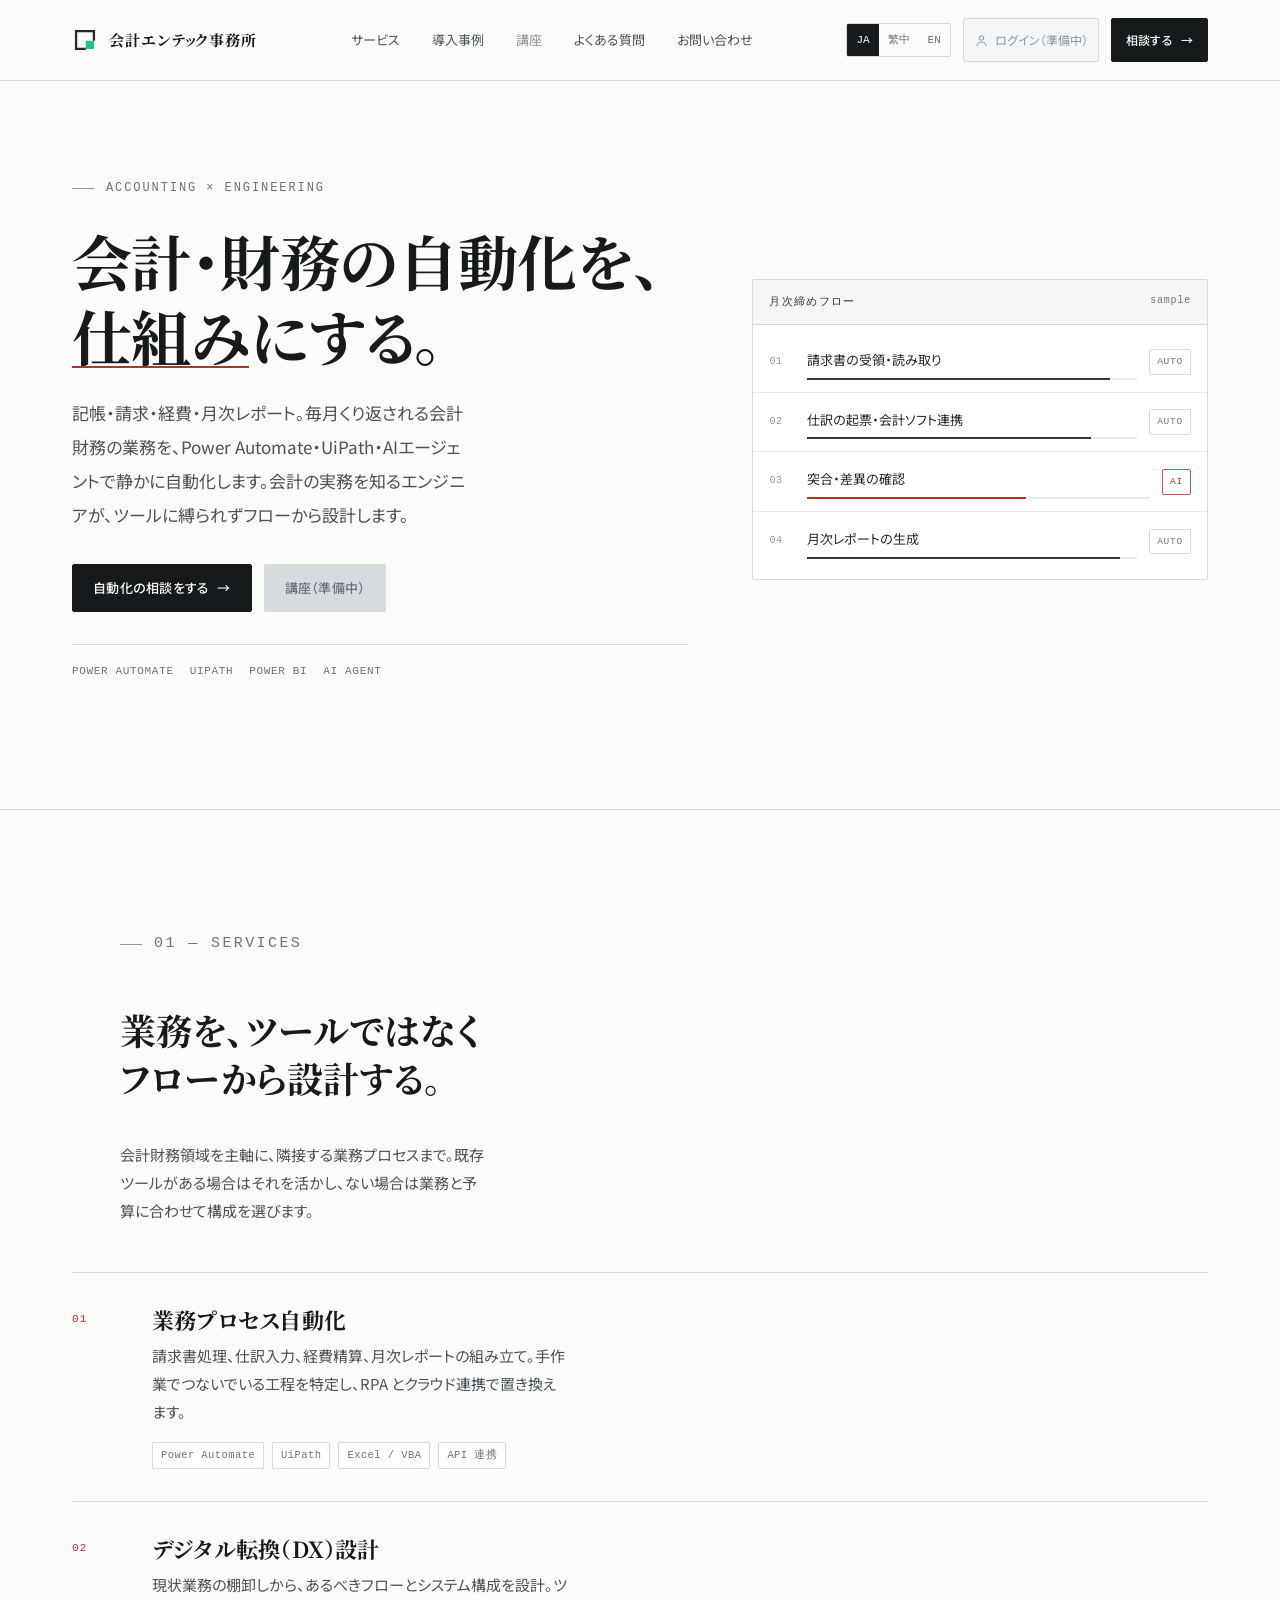
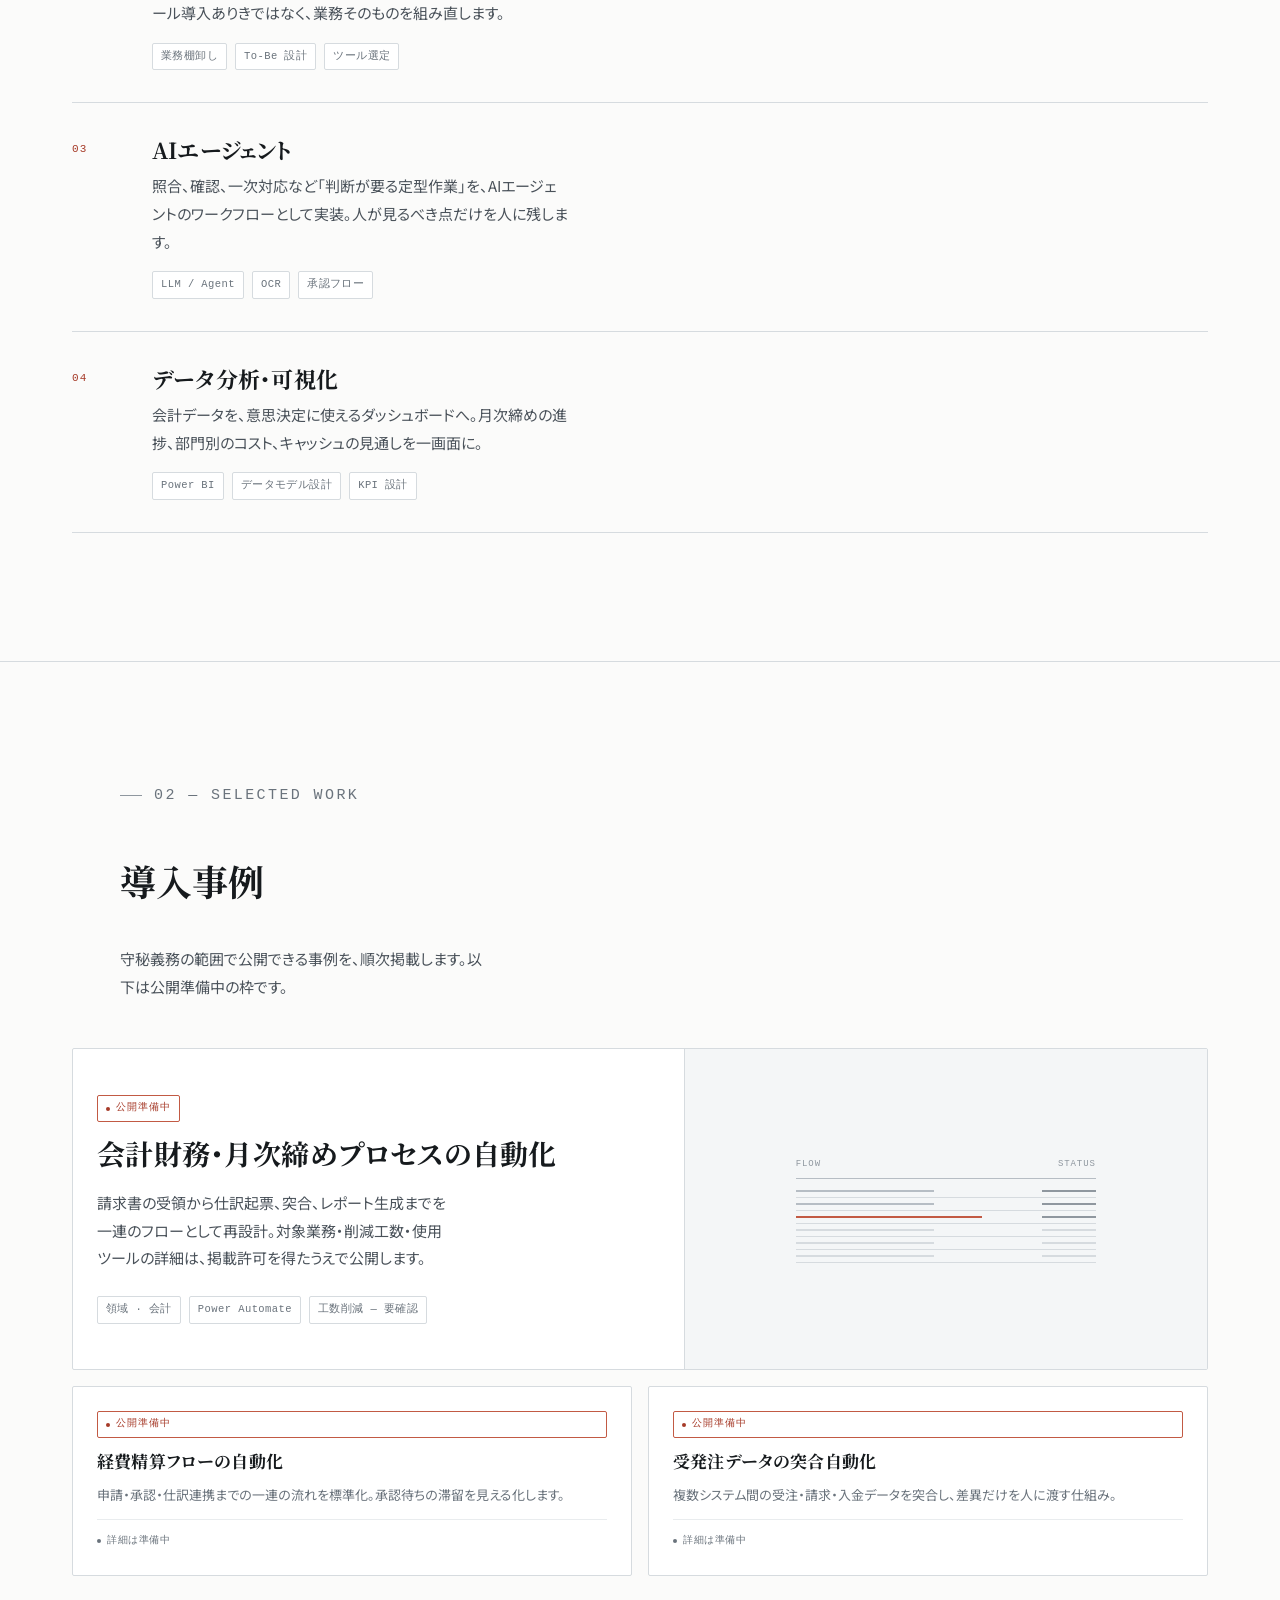
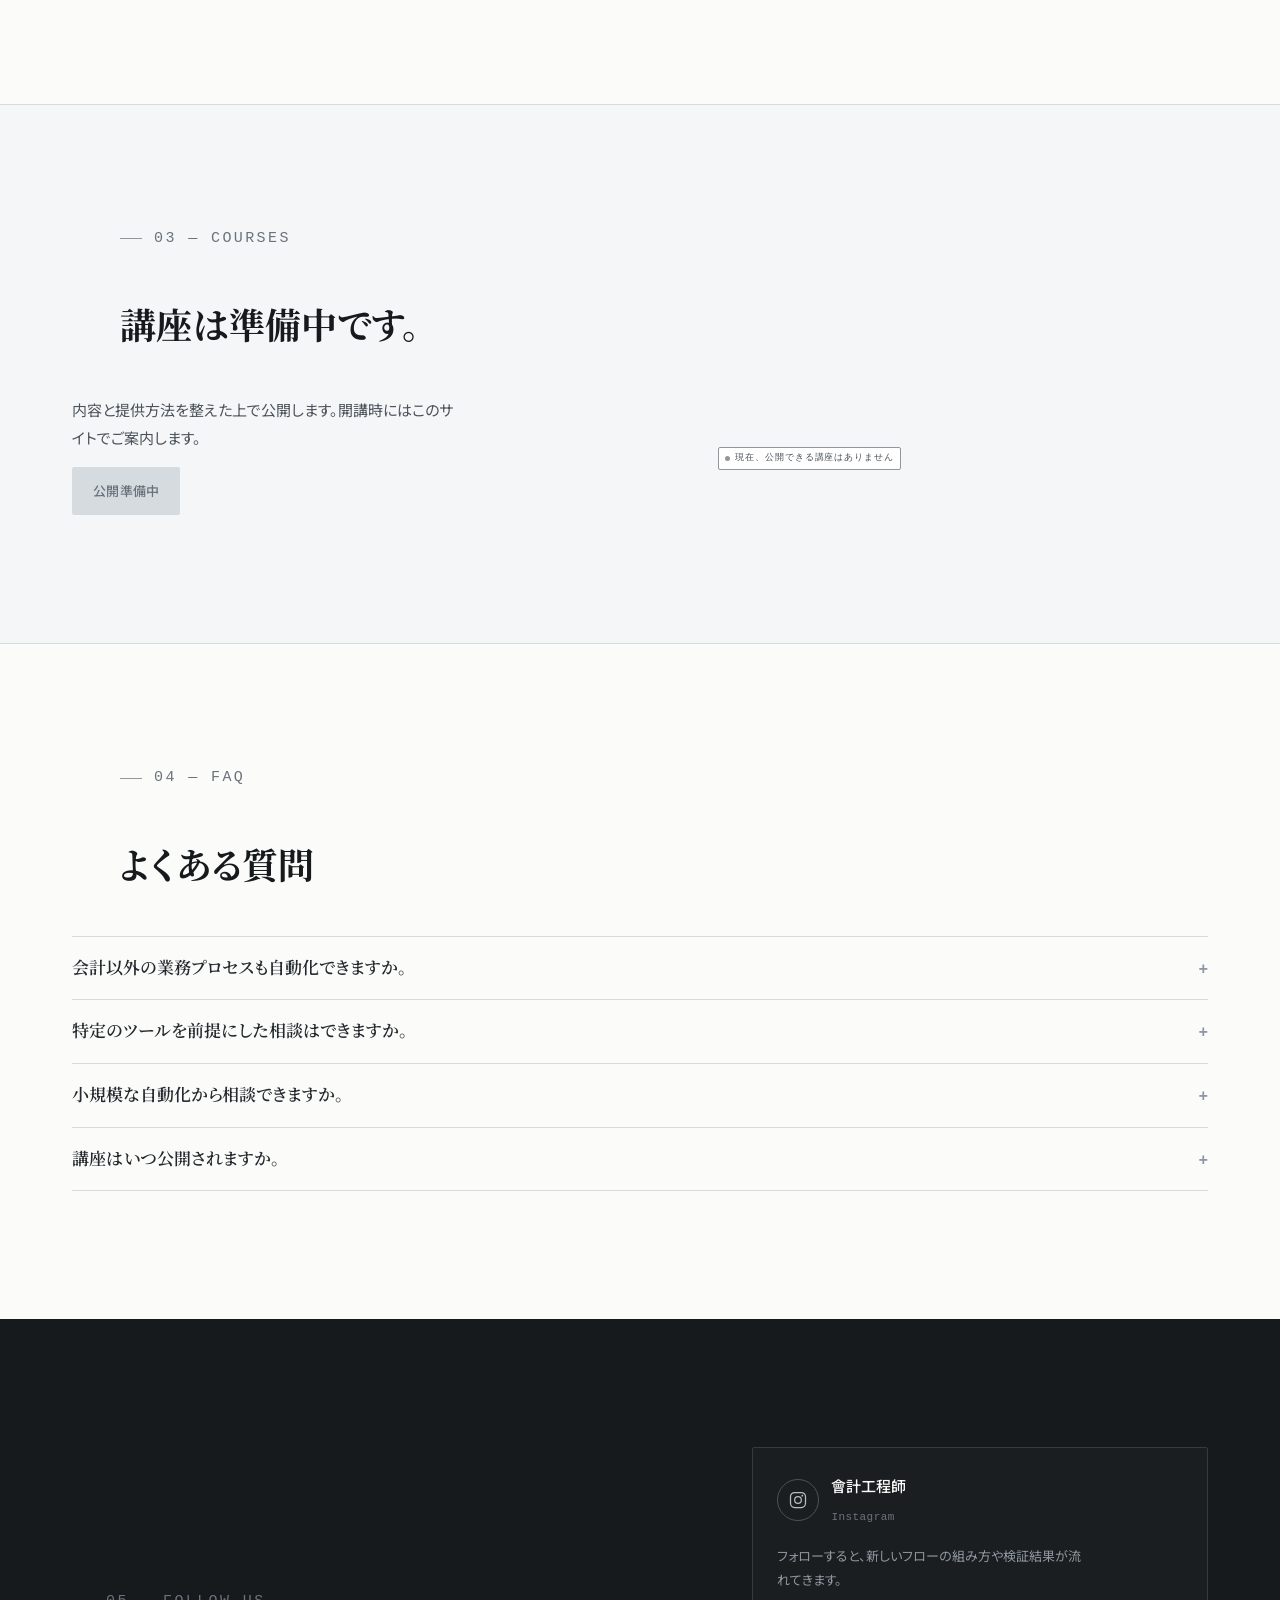
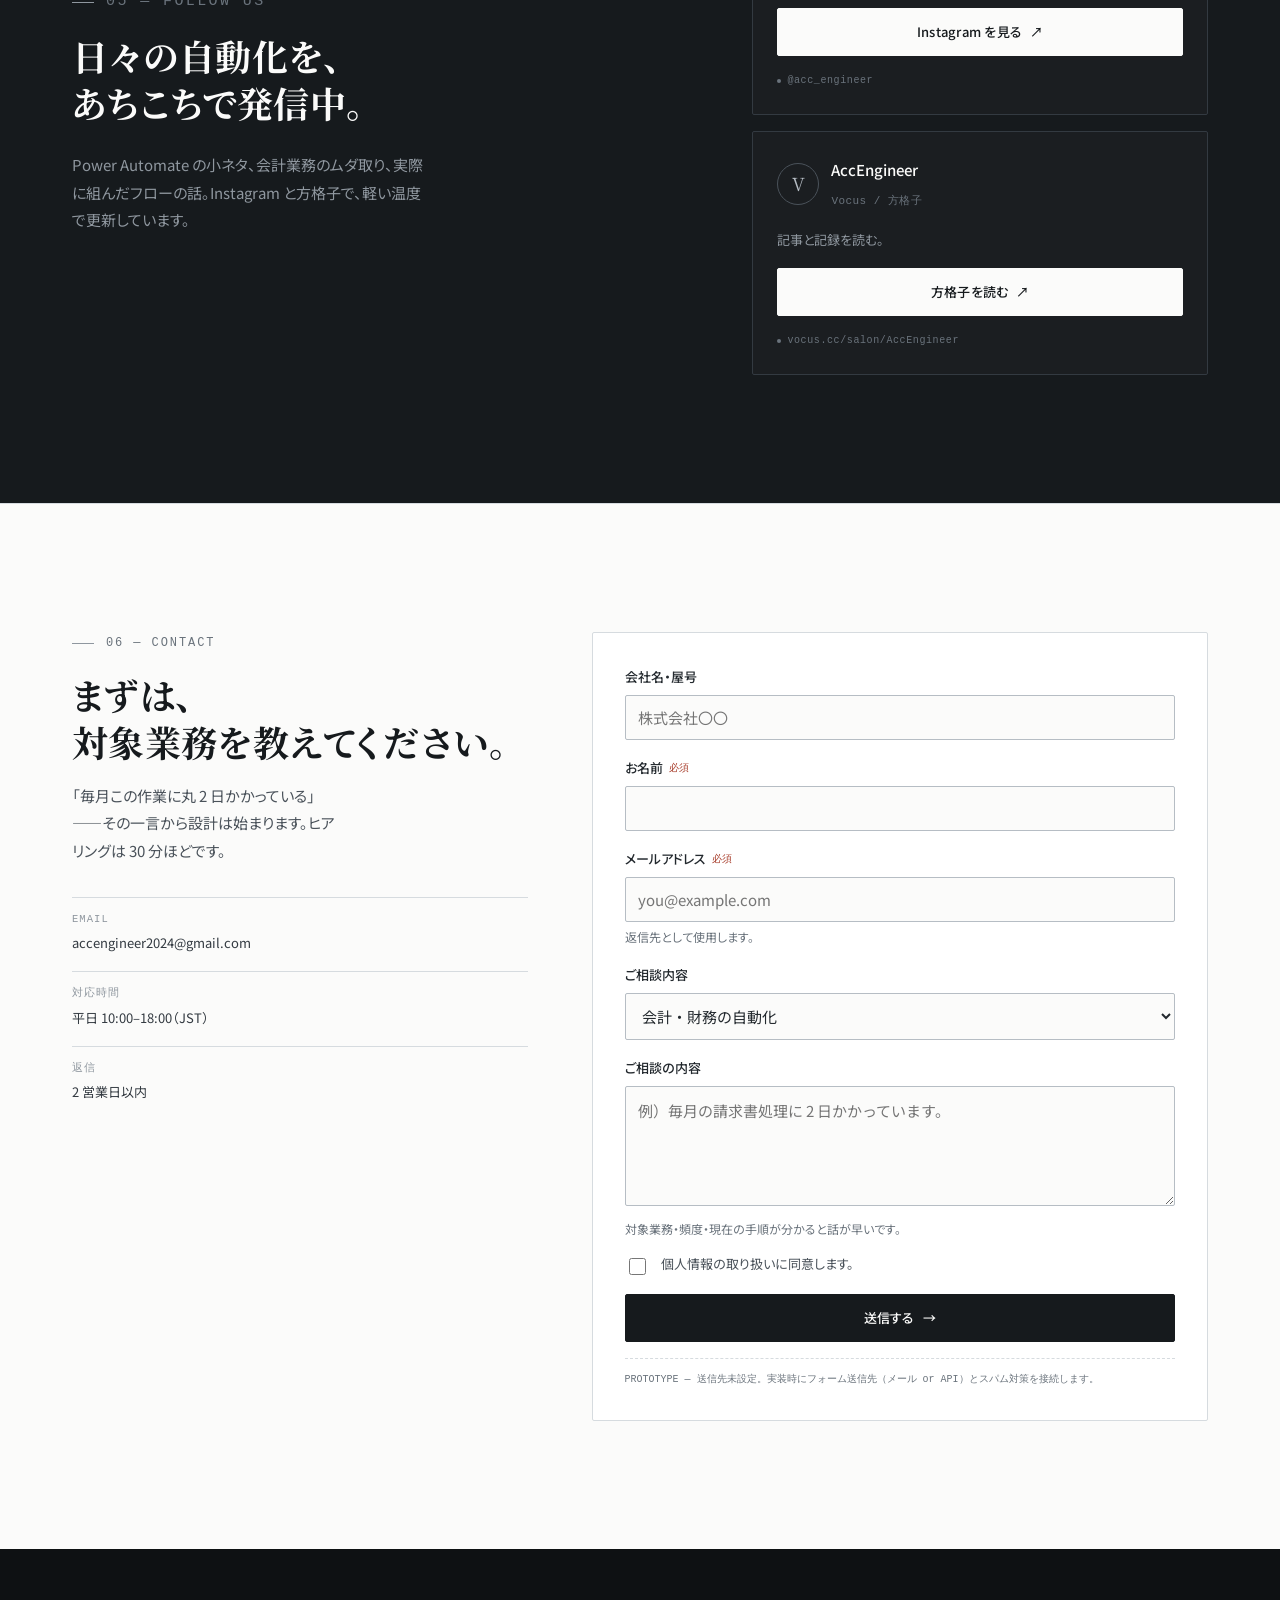
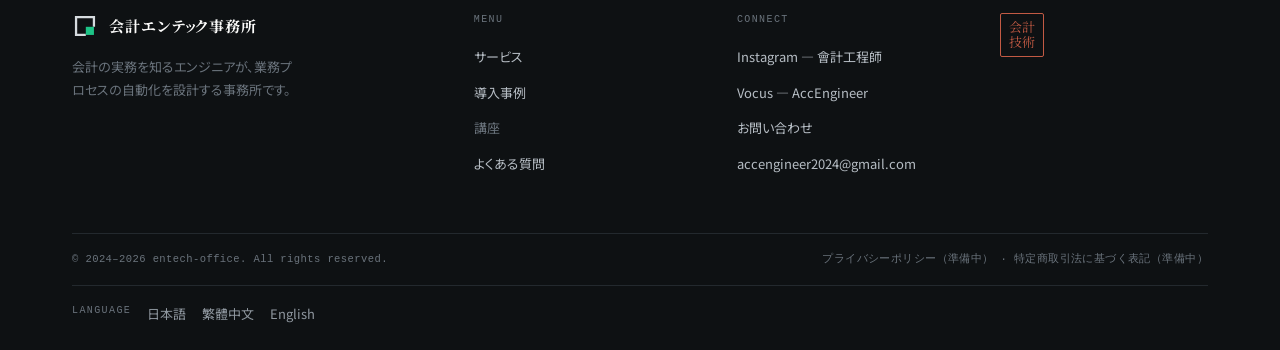
<file: index.html>
<!DOCTYPE html>
<html lang="ja" data-lang="ja">
<head>
<meta charset="utf-8">
<meta name="viewport" content="width=device-width, initial-scale=1">
<title>会計エンテック事務所｜会計・財務業務の自動化とDX設計</title>
<meta name="description" content="会計エンテック事務所は、記帳・請求・経費・月次レポートなど会計財務業務の自動化を設計する事務所です。Power Automate・UiPath・AIエージェント・Power BI を用い、会計領域に限らず業務プロセスの自動化を設計・実装します。">
<meta name="keywords" content="会計自動化, 業務自動化, Power Automate, UiPath, Power BI, AIエージェント, DX, 会計エンテック事務所">
<meta name="author" content="会計エンテック事務所">
<meta name="robots" content="index, follow, max-image-preview:large">
<meta name="theme-color" content="#161A1D">
<link rel="canonical" href="https://entech-office.github.io/">
<link rel="alternate" hreflang="ja" href="https://entech-office.github.io/">
<link rel="alternate" hreflang="zh-Hant" href="https://entech-office.github.io/zh-tw/">
<link rel="alternate" hreflang="en" href="https://entech-office.github.io/en/">
<link rel="alternate" hreflang="x-default" href="https://entech-office.github.io/">
<link rel="icon" href="favicon.svg" type="image/svg+xml">
<!-- OGP: og:image（1200×630）は素材支給後に追加 -->
<meta property="og:type" content="website">
<meta property="og:site_name" content="会計エンテック事務所">
<meta property="og:locale" content="ja_JP">
<meta property="og:locale:alternate" content="zh_TW">
<meta property="og:locale:alternate" content="en_US">
<meta property="og:title" content="会計エンテック事務所｜会計・財務業務の自動化とDX設計">
<meta property="og:description" content="記帳・請求・経費・月次レポート。くり返される会計業務を、仕組みにする。会計の実務を知るエンジニアが設計する自動化事務所です。">
<meta property="og:url" content="https://entech-office.github.io/">
<meta name="twitter:card" content="summary_large_image">
<meta name="twitter:title" content="会計エンテック事務所｜会計・財務業務の自動化とDX設計">
<meta name="twitter:description" content="会計の実務を知るエンジニアが、業務プロセスの自動化を設計します。">

<link rel="preconnect" href="https://fonts.googleapis.com">
<link rel="preconnect" href="https://fonts.gstatic.com" crossorigin>
<link href="https://fonts.googleapis.com/css2?family=Noto+Sans+JP:wght@400;500;700&family=Noto+Serif+JP:wght@600;700&display=swap" rel="stylesheet">
<link rel="stylesheet" href="styles.css?v=1.3">

<script type="application/ld+json">
{
  "@context": "https://schema.org",
  "@graph": [
    {
      "@type": ["ProfessionalService", "AccountingService"],
      "@id": "https://entech-office.github.io/#organization",
      "name": "会計エンテック事務所",
      "alternateName": ["會計工程師", "Entech Office"],
      "url": "https://entech-office.github.io/",
      "logo": "https://entech-office.github.io/logos/logo-lockup-primary.svg",
      "image": "https://entech-office.github.io/logos/logo-lockup-primary.svg",
      "description": "会計・財務業務の自動化とデジタル転換（DX）を設計する事務所。Power Automate・UiPath・AIエージェント・Power BI を用い、会計領域に限らず業務プロセスの自動化を設計・実装する。",
      "slogan": "会計のしごとを、仕組みにする。",
      "areaServed": { "@type": "Country", "name": "Japan" },
      "knowsAbout": [
        "会計業務の自動化",
        "財務プロセス設計",
        "業務プロセス自動化（RPA）",
        "AIエージェント",
        "データ分析",
        "デジタル転換"
      ],
      "sameAs": ["https://www.instagram.com/acc_engineer/", "https://vocus.cc/salon/AccEngineer"],
      "contactPoint": {
        "@type": "ContactPoint",
        "contactType": "sales",
        "email": "accengineer2024@gmail.com",
        "availableLanguage": ["ja", "zh-Hant", "en"]
      },
      "hasOfferCatalog": {
        "@type": "OfferCatalog",
        "name": "サービス",
        "itemListElement": [
          { "@type": "Offer", "itemOffered": { "@type": "Service", "name": "業務プロセス自動化", "description": "Power Automate・UiPath などを用いた請求書処理・仕訳入力・経費精算・月次レポートの自動化。" } },
          { "@type": "Offer", "itemOffered": { "@type": "Service", "name": "デジタル転換（DX）設計", "description": "現状業務の棚卸しから、あるべきフローとシステム構成の設計。" } },
          { "@type": "Offer", "itemOffered": { "@type": "Service", "name": "AIエージェント導入", "description": "照合・確認・一次対応などの判断業務をAIエージェントのワークフローとして実装。" } },
          { "@type": "Offer", "itemOffered": { "@type": "Service", "name": "データ分析・可視化", "description": "Power BI などによる会計データのダッシュボード化と月次締めの見える化。" } }
        ]
      }
    },
    {
      "@type": "WebSite",
      "@id": "https://entech-office.github.io/#website",
      "url": "https://entech-office.github.io/",
      "name": "会計エンテック事務所",
      "inLanguage": "ja",
      "publisher": { "@id": "https://entech-office.github.io/#organization" }
    },
    {
      "@type": "FAQPage",
      "@id": "https://entech-office.github.io/#faq",
      "mainEntity": [
        {
          "@type": "Question",
          "name": "会計以外の業務プロセスも自動化できますか。",
          "acceptedAnswer": { "@type": "Answer", "text": "はい。会計財務領域を主軸にしていますが、受発注・人事・情報共有など他部門の業務プロセス自動化も承ります。現状フローの棚卸しから設計します。" }
        },
        {
          "@type": "Question",
          "name": "特定のツールを前提にした相談はできますか。",
          "acceptedAnswer": { "@type": "Answer", "text": "Power Automate、UiPath など既存ツールがある場合はそれを前提に設計します。ツールに縛られず、業務と予算に合わせて構成を選定します。" }
        },
        {
          "@type": "Question",
          "name": "小規模な自動化から相談できますか。",
          "acceptedAnswer": { "@type": "Answer", "text": "単一の定型作業の自動化からご相談いただけます。まずは対象業務と頻度、現状の手順をお知らせください。" }
        },
        {
          "@type": "Question",
          "name": "講座はいつ公開されますか。",
          "acceptedAnswer": { "@type": "Answer", "text": "現在準備中です。公開時期とプラットフォームが確定次第、本ページとInstagramにてご案内します。" }
        }
      ]
    }
  ]
}
</script>
</head>
<body data-page="home">

<a class="skip" href="#main"><span class="t" data-l="ja">本文へスキップ</span><span class="t" data-l="zh">跳至主要內容</span><span class="t" data-l="en">Skip to content</span></a>

<!-- ===== SVG symbols ===== -->
<svg width="0" height="0" style="position:absolute" aria-hidden="true" focusable="false">
  <!-- 枠（わく）— the decided mark. Frame = currentColor, square = --square-500.
       Frame and square must NEVER share one colour: at 16px the all-one-colour
       version measures 0% legible against paper and disappears entirely. -->
  <symbol id="mark" viewBox="0 0 32 32">
    <path d="M27 17V5H5V27H17" fill="none" stroke="currentColor" stroke-width="2.8"/>
    <rect x="17" y="17" width="10" height="10" fill="var(--square-500)"/>
  </symbol>
  <symbol id="ig" viewBox="0 0 24 24">
    <g fill="none" stroke="currentColor" stroke-width="1.5">
      <rect x="3" y="3" width="18" height="18" rx="5"/>
      <circle cx="12" cy="12" r="4"/>
      <circle cx="17.2" cy="6.8" r="1.1" fill="currentColor" stroke="none"/>
    </g>
  </symbol>
  <symbol id="user" viewBox="0 0 24 24">
    <g fill="none" stroke="currentColor" stroke-width="1.6" stroke-linecap="round">
      <circle cx="12" cy="8" r="3.6"/>
      <path d="M4.8 20.2c0-3.6 3.2-5.8 7.2-5.8s7.2 2.2 7.2 5.8"/>
    </g>
  </symbol>
  <symbol id="menu" viewBox="0 0 24 24">
    <g fill="none" stroke="currentColor" stroke-width="1.8" stroke-linecap="round">
      <path d="M3 7h18"/><path d="M3 12h18"/><path d="M3 17h18"/>
    </g>
  </symbol>
</svg>

<!-- ===== Header ===== -->
<header class="hdr">
  <div class="wrap hdr__in">
    <a class="brand" href="index.html" aria-label="会計エンテック事務所 ホーム">
      <svg class="brand__mark" aria-hidden="true"><use href="#mark"/></svg>
      <span class="brand__txt">会計エンテック事務所</span>
    </a>

    <nav class="nav" aria-label="メインナビゲーション">
      <a href="#services"><span class="t" data-l="ja">サービス</span><span class="t" data-l="zh">服務</span><span class="t" data-l="en">Services</span></a>
      <a href="#projects"><span class="t" data-l="ja">導入事例</span><span class="t" data-l="zh">專案展示</span><span class="t" data-l="en">Work</span></a>
      <span class="link--disabled" aria-disabled="true"><span class="t" data-l="ja">講座</span><span class="t" data-l="zh">課程</span><span class="t" data-l="en">Courses</span></span>
      <a href="#faq"><span class="t" data-l="ja">よくある質問</span><span class="t" data-l="zh">常見問題</span><span class="t" data-l="en">FAQ</span></a>
      <a href="#contact"><span class="t" data-l="ja">お問い合わせ</span><span class="t" data-l="zh">聯絡我們</span><span class="t" data-l="en">Contact</span></a>
    </nav>

    <div class="hdr__right">
      <div class="lang" role="group" aria-label="言語 / 語言 / Language">
        <button type="button" data-set-lang="ja" aria-pressed="true" lang="ja">JA</button>
        <button type="button" data-set-lang="zh" aria-pressed="false" lang="zh-Hant">繁中</button>
        <button type="button" data-set-lang="en" aria-pressed="false" lang="en">EN</button>
      </div><div class="mbr">
        <button class="mbr__login mbr__login--disabled" type="button" disabled aria-label="ログイン機能は準備中です">
          <svg aria-hidden="true"><use href="#user"/></svg>
          <span><span class="t" data-l="ja">ログイン（準備中）</span><span class="t" data-l="zh">登入（準備中）</span><span class="t" data-l="en">Sign in (coming soon)</span></span>
        </button>
      </div>

      <a class="btn btn--sm" href="#contact" style="display:none" data-desktop-cta>
        <span class="t" data-l="ja">相談する</span><span class="t" data-l="zh">預約諮詢</span><span class="t" data-l="en">Talk to us</span>
        <span class="btn__arrow" aria-hidden="true">→</span>
      </a>

      <button class="mnav-btn" type="button" data-mnav-toggle aria-expanded="false" aria-controls="mnav">
        <svg aria-hidden="true"><use href="#menu"/></svg>
        <span class="t" data-l="ja">メニュー</span><span class="t" data-l="zh">選單</span><span class="t" data-l="en">Menu</span>
      </button>
    </div>
  </div>

  <!-- Mobile navigation -->
  <div class="mnav" id="mnav" data-mnav data-open="0">
    <ul>
      <li><a href="#services"><span class="t" data-l="ja">サービス</span><span class="t" data-l="zh">服務</span><span class="t" data-l="en">Services</span></a></li>
      <li><a href="#projects"><span class="t" data-l="ja">導入事例</span><span class="t" data-l="zh">專案展示</span><span class="t" data-l="en">Work</span></a></li>
      <li><span class="link--disabled" aria-disabled="true"><span class="t" data-l="ja">講座</span><span class="t" data-l="zh">課程</span><span class="t" data-l="en">Courses</span></span></li>
      <li><a href="#faq"><span class="t" data-l="ja">よくある質問</span><span class="t" data-l="zh">常見問題</span><span class="t" data-l="en">FAQ</span></a></li>
      <li><a href="#contact"><span class="t" data-l="ja">お問い合わせ</span><span class="t" data-l="zh">聯絡我們</span><span class="t" data-l="en">Contact</span></a></li>
      <li><span class="mnav__disabled" aria-disabled="true"><span class="t" data-l="ja">会員ログイン（準備中）</span><span class="t" data-l="zh">會員登入（準備中）</span><span class="t" data-l="en">Member sign-in (coming soon)</span></span></li>
    </ul>
    <div class="mnav__ft">
      <a class="btn btn--block" href="#contact">
        <span class="t" data-l="ja">相談する</span><span class="t" data-l="zh">預約諮詢</span><span class="t" data-l="en">Talk to us</span>
      </a>
    </div>
  </div>
</header>

<main id="main">

  <!-- ===== Hero ===== -->
  <section class="hero">
    <div class="wrap hero__grid">
      <div>
        <p class="eyebrow">Accounting × Engineering</p>
        <h1>
          <span class="t" data-l="ja">会計・財務の自動化を、<br><span class="u">仕組み</span>にする。</span>
          <span class="t" data-l="zh">把會計財務的自動化，<br>變成<span class="u">一套機制</span>。</span>
          <span class="t" data-l="en">We turn accounting into<br><span class="u">a system</span>, not a routine.</span>
        </h1>
        <p class="hero__lead">
          <span class="t" data-l="ja">記帳・請求・経費・月次レポート。毎月くり返される会計財務の業務を、Power Automate・UiPath・AIエージェントで静かに自動化します。会計の実務を知るエンジニアが、ツールに縛られずフローから設計します。</span>
          <span class="t" data-l="zh">記帳、請款、費用、月結報表——每月重複的會計財務作業，用 Power Automate、UiPath、AI Agent 安靜地自動化。由懂會計實務的工程師操刀，不被工具綁死，從流程本身開始設計。</span>
          <span class="t" data-l="en">Bookkeeping, invoicing, expenses, monthly close. The accounting work that repeats every month, automated quietly with Power Automate, UiPath and AI agents. Designed by engineers who have done the accounting — starting from the process, not the tool.</span>
        </p>
        <div class="hero__cta">
          <a class="btn" href="#contact">
            <span class="t" data-l="ja">自動化の相談をする</span><span class="t" data-l="zh">聊聊你的自動化需求</span><span class="t" data-l="en">Discuss your process</span>
            <span class="btn__arrow" aria-hidden="true">→</span>
          </a>
          <button class="btn btn--ghost btn--disabled" type="button" disabled aria-label="講座は準備中です">
            <span class="t" data-l="ja">講座（準備中）</span><span class="t" data-l="zh">課程（準備中）</span><span class="t" data-l="en">Courses (coming soon)</span>
          </button>
        </div>
        <div class="hero__tools">
          <span>Power Automate</span><span>UiPath</span><span>Power BI</span><span>AI Agent</span>
        </div>
      </div>

      <div class="panel" role="img" aria-label="月次締めフローの例 / Monthly close flow sample / 月結流程範例">
        <div class="panel__hd">
          <b><span class="t" data-l="ja">月次締めフロー</span><span class="t" data-l="zh">月結流程</span><span class="t" data-l="en">Monthly close flow</span></b>
          <i>sample</i>
        </div>
        <div class="flow">
          <div class="flow__row">
            <span class="flow__n">01</span>
            <span>
              <span class="flow__lb"><span class="t" data-l="ja">請求書の受領・読み取り</span><span class="t" data-l="zh">請款單收件與辨識</span><span class="t" data-l="en">Invoice intake &amp; OCR</span></span>
              <span class="flow__bar"><i style="--w:92%"></i></span>
            </span>
            <span class="flow__tag">auto</span>
          </div>
          <div class="flow__row">
            <span class="flow__n">02</span>
            <span>
              <span class="flow__lb"><span class="t" data-l="ja">仕訳の起票・会計ソフト連携</span><span class="t" data-l="zh">傳票開立與系統拋轉</span><span class="t" data-l="en">Journal entry &amp; posting</span></span>
              <span class="flow__bar"><i style="--w:86%"></i></span>
            </span>
            <span class="flow__tag">auto</span>
          </div>
          <div class="flow__row">
            <span class="flow__n">03</span>
            <span>
              <span class="flow__lb"><span class="t" data-l="ja">突合・差異の確認</span><span class="t" data-l="zh">對帳與差異確認</span><span class="t" data-l="en">Reconciliation &amp; exceptions</span></span>
              <span class="flow__bar"><i style="--w:64%"></i></span>
            </span>
            <span class="flow__tag flow__tag--ai">ai</span>
          </div>
          <div class="flow__row">
            <span class="flow__n">04</span>
            <span>
              <span class="flow__lb"><span class="t" data-l="ja">月次レポートの生成</span><span class="t" data-l="zh">月結報表產出</span><span class="t" data-l="en">Monthly report output</span></span>
              <span class="flow__bar"><i style="--w:95%"></i></span>
            </span>
            <span class="flow__tag">auto</span>
          </div>
        </div>
      </div>
    </div>
  </section>

  <!-- ===== Services ===== -->
  <section class="sec" id="services" aria-labelledby="h-services">
    <div class="wrap">
      <div class="sec-head">
        <p class="eyebrow">01 — Services</p>
        <h2 id="h-services"><span class="t" data-l="ja">業務を、ツールではなく<br>フローから設計する。</span><span class="t" data-l="zh">從流程開始設計，<br>而不是從工具開始。</span><span class="t" data-l="en">Design from the process,<br>not from the tool.</span></h2>
        <p><span class="t" data-l="ja">会計財務領域を主軸に、隣接する業務プロセスまで。既存ツールがある場合はそれを活かし、ない場合は業務と予算に合わせて構成を選びます。</span><span class="t" data-l="zh">以會計財務領域為主軸，延伸到相鄰的業務流程。已有工具就沿用，沒有就依業務與預算選擇最合適的組合。</span><span class="t" data-l="en">Accounting and finance first, then the processes next to it. If you already run a tool we build around it; if not, we pick the stack that fits the work and the budget.</span></p>
      </div>

      <div class="svc">
        <article class="svc__row">
          <p class="svc__no">01</p>
          <div class="svc__body">
            <h3><span class="t" data-l="ja">業務プロセス自動化</span><span class="t" data-l="zh">業務流程自動化</span><span class="t" data-l="en">Process automation</span></h3>
            <p><span class="t" data-l="ja">請求書処理、仕訳入力、経費精算、月次レポートの組み立て。手作業でつないでいる工程を特定し、RPA とクラウド連携で置き換えます。</span><span class="t" data-l="zh">請款單處理、傳票輸入、費用報支、月結報表組裝。找出靠人工串接的環節，用 RPA 與雲端整合取代。</span><span class="t" data-l="en">Invoice processing, journal entry, expense claims, monthly report assembly. We find the steps held together by hand and replace them with RPA and cloud integration.</span></p>
            <ul class="tags">
              <li class="tag">Power Automate</li><li class="tag">UiPath</li><li class="tag">Excel / VBA</li><li class="tag">API 連携</li>
            </ul>
          </div>
        </article>

        <article class="svc__row">
          <p class="svc__no">02</p>
          <div class="svc__body">
            <h3><span class="t" data-l="ja">デジタル転換（DX）設計</span><span class="t" data-l="zh">數位轉型（DX）方案設計</span><span class="t" data-l="en">Digital transformation design</span></h3>
            <p><span class="t" data-l="ja">現状業務の棚卸しから、あるべきフローとシステム構成を設計。ツール導入ありきではなく、業務そのものを組み直します。</span><span class="t" data-l="zh">從現行作業盤點開始，設計應有的流程與系統架構。不是先買工具，而是把業務本身重新組裝。</span><span class="t" data-l="en">We map how the work actually runs today, then design the flow and system it should have. Not a tool rollout — the work itself, re-assembled.</span></p>
            <ul class="tags">
              <li class="tag"><span class="t" data-l="ja">業務棚卸し</span><span class="t" data-l="zh">流程盤點</span><span class="t" data-l="en">Process audit</span></li>
              <li class="tag">To-Be 設計</li>
              <li class="tag"><span class="t" data-l="ja">ツール選定</span><span class="t" data-l="zh">工具選型</span><span class="t" data-l="en">Tool selection</span></li>
            </ul>
          </div>
        </article>

        <article class="svc__row">
          <p class="svc__no">03</p>
          <div class="svc__body">
            <h3><span class="t" data-l="ja">AIエージェント</span><span class="t" data-l="zh">AI Agent 流程</span><span class="t" data-l="en">AI agent workflows</span></h3>
            <p><span class="t" data-l="ja">照合、確認、一次対応など「判断が要る定型作業」を、AIエージェントのワークフローとして実装。人が見るべき点だけを人に残します。</span><span class="t" data-l="zh">對帳、確認、初階回覆這類「需要判斷的定型作業」，實作為 AI Agent 的工作流程。只把真正需要人看的部分留給人。</span><span class="t" data-l="en">Matching, checking, first-line replies — repetitive work that still needs judgement — implemented as an agent workflow. Only the parts that genuinely need a person stay with a person.</span></p>
            <ul class="tags">
              <li class="tag">LLM / Agent</li><li class="tag">OCR</li>
              <li class="tag"><span class="t" data-l="ja">承認フロー</span><span class="t" data-l="zh">簽核流程</span><span class="t" data-l="en">Approval flow</span></li>
            </ul>
          </div>
        </article>

        <article class="svc__row">
          <p class="svc__no">04</p>
          <div class="svc__body">
            <h3><span class="t" data-l="ja">データ分析・可視化</span><span class="t" data-l="zh">數據分析與視覺化</span><span class="t" data-l="en">Data analysis &amp; reporting</span></h3>
            <p><span class="t" data-l="ja">会計データを、意思決定に使えるダッシュボードへ。月次締めの進捗、部門別のコスト、キャッシュの見通しを一画面に。</span><span class="t" data-l="zh">把會計數據變成能支持決策的儀表板。月結進度、各部門成本、現金流預測，收在同一畫面。</span><span class="t" data-l="en">Accounting data turned into a dashboard you can decide with: close progress, cost by department, cash outlook — on one screen.</span></p>
            <ul class="tags">
              <li class="tag">Power BI</li>
              <li class="tag"><span class="t" data-l="ja">データモデル設計</span><span class="t" data-l="zh">資料模型設計</span><span class="t" data-l="en">Data modelling</span></li>
              <li class="tag">KPI 設計</li>
            </ul>
          </div>
        </article>
      </div>
    </div>
  </section>

  <!-- ===== Projects ===== -->
  <section class="sec" id="projects" aria-labelledby="h-projects">
    <div class="wrap">
      <div class="sec-head">
        <p class="eyebrow">02 — Selected Work</p>
        <h2 id="h-projects"><span class="t" data-l="ja">導入事例</span><span class="t" data-l="zh">專案展示</span><span class="t" data-l="en">Selected work</span></h2>
        <p><span class="t" data-l="ja">守秘義務の範囲で公開できる事例を、順次掲載します。以下は公開準備中の枠です。</span><span class="t" data-l="zh">在保密義務範圍內可公開的案例將陸續上架，以下為公開前的預留版位。</span><span class="t" data-l="en">Case studies are published as confidentiality allows. The slots below are reserved until disclosure is cleared.</span></p>
      </div>

      <article class="feat">
        <div class="feat__txt">
          <span class="badge-prep"><span class="t" data-l="ja">公開準備中</span><span class="t" data-l="zh">準備上架</span><span class="t" data-l="en">Coming soon</span></span>
          <h3><span class="t" data-l="ja">会計財務・月次締めプロセスの自動化</span><span class="t" data-l="zh">會計財務・月結流程自動化</span><span class="t" data-l="en">Accounting &amp; monthly close automation</span></h3>
          <p><span class="t" data-l="ja">請求書の受領から仕訳起票、突合、レポート生成までを一連のフローとして再設計。対象業務・削減工数・使用ツールの詳細は、掲載許可を得たうえで公開します。</span><span class="t" data-l="zh">從請款單收件、傳票開立、對帳到報表產出，重新設計為一條完整流程。具體範圍、節省工時與使用工具，待取得揭露許可後公開。</span><span class="t" data-l="en">Redesigned as one flow: invoice intake, journal entry, reconciliation, report generation. Scope, hours saved and tooling will be published once disclosure is cleared.</span></p>
          <div class="tags" style="margin-top:var(--sp-6)">
            <span class="tag"><span class="t" data-l="ja">領域</span><span class="t" data-l="zh">領域</span><span class="t" data-l="en">Domain</span> · <span class="t" data-l="ja">会計</span><span class="t" data-l="zh">會計</span><span class="t" data-l="en">Accounting</span></span>
            <span class="tag">Power Automate</span>
            <span class="tag"><span class="t" data-l="ja">工数削減</span><span class="t" data-l="zh">工時節省</span><span class="t" data-l="en">Hours saved</span> — <span class="t" data-l="ja">要確認</span><span class="t" data-l="zh">待確認</span><span class="t" data-l="en">TBC</span></span>
          </div>
        </div>
        <div class="feat__vis" aria-hidden="true">
          <div class="ledger">
            <div class="ledger__hd"><span>flow</span><span>status</span></div>
            <div class="ledger__ln"><i></i><i></i></div>
            <div class="ledger__ln"><i></i><i></i></div>
            <div class="ledger__ln ledger__ln--ai"><i></i><i></i></div>
            <div class="ledger__ln"><i></i><i></i></div>
            <div class="ledger__ln"><i></i><i></i></div>
            <div class="ledger__ln"><i></i><i></i></div>
          </div>
        </div>
      </article>

      <div class="cards">
        <article class="card">
          <span class="badge-prep"><span class="t" data-l="ja">公開準備中</span><span class="t" data-l="zh">準備上架</span><span class="t" data-l="en">Coming soon</span></span>
          <h3><span class="t" data-l="ja">経費精算フローの自動化</span><span class="t" data-l="zh">費用報支流程自動化</span><span class="t" data-l="en">Expense claim automation</span></h3>
          <p><span class="t" data-l="ja">申請・承認・仕訳連携までの一連の流れを標準化。承認待ちの滞留を見える化します。</span><span class="t" data-l="zh">從申請、簽核到傳票拋轉整段流程標準化，讓卡在簽核的件數可視化。</span><span class="t" data-l="en">Request, approval and posting standardised into one path, with pending approvals made visible.</span></p>
          <div class="card__ft">
            <span class="note"><span class="t" data-l="ja">詳細は準備中</span><span class="t" data-l="zh">細節準備中</span><span class="t" data-l="en">Details pending</span></span>
          </div>
        </article>
        <article class="card">
          <span class="badge-prep"><span class="t" data-l="ja">公開準備中</span><span class="t" data-l="zh">準備上架</span><span class="t" data-l="en">Coming soon</span></span>
          <h3><span class="t" data-l="ja">受発注データの突合自動化</span><span class="t" data-l="zh">進銷存資料對帳自動化</span><span class="t" data-l="en">Order-to-payment reconciliation</span></h3>
          <p><span class="t" data-l="ja">複数システム間の受注・請求・入金データを突合し、差異だけを人に渡す仕組み。</span><span class="t" data-l="zh">跨系統比對訂單、請款與收款資料，只把差異項目交回給人處理。</span><span class="t" data-l="en">Matches orders, invoices and receipts across systems, and hands back only the exceptions.</span></p>
          <div class="card__ft">
            <span class="note"><span class="t" data-l="ja">詳細は準備中</span><span class="t" data-l="zh">細節準備中</span><span class="t" data-l="en">Details pending</span></span>
          </div>
        </article>
      </div>
    </div>
  </section>

  <!-- ===== Courses (in preparation) ===== -->
  <section class="sec sec--tight sec--tint" id="courses" aria-labelledby="h-courses">
    <div class="wrap">
      <div class="sec-head">
        <p class="eyebrow">03 — Courses</p>
        <h2 id="h-courses"><span class="t" data-l="ja">講座は準備中です。</span><span class="t" data-l="zh">課程準備中。</span><span class="t" data-l="en">Courses are coming soon.</span></h2>
      </div>
      <div class="courses-teaser">
        <div>
          <p style="max-width:48ch;margin-bottom:var(--sp-4)">
            <span class="t" data-l="ja">内容と提供方法を整えた上で公開します。開講時にはこのサイトでご案内します。</span>
            <span class="t" data-l="zh">內容與提供方式準備完成後才會公開；開放時會在此網站公告。</span>
            <span class="t" data-l="en">We will publish course information once its content and delivery format are ready.</span>
          </p>
          <button class="btn btn--disabled" type="button" disabled aria-label="講座は準備中です">
            <span class="t" data-l="ja">公開準備中</span><span class="t" data-l="zh">公開準備中</span><span class="t" data-l="en">In preparation</span>
          </button>
        </div>
        <div><span class="src src--proto"><span class="t" data-l="ja">現在、公開できる講座はありません</span><span class="t" data-l="zh">目前尚無可公開的課程</span><span class="t" data-l="en">No courses are published yet</span></span></div>
      </div>
    </div>
  </section>

  <!-- ===== FAQ ===== -->
  <section class="sec sec--tight" id="faq" aria-labelledby="h-faq">
    <div class="wrap">
      <div class="sec-head">
        <p class="eyebrow">04 — FAQ</p>
        <h2 id="h-faq"><span class="t" data-l="ja">よくある質問</span><span class="t" data-l="zh">常見問題</span><span class="t" data-l="en">Frequently asked</span></h2>
      </div>
      <div class="faq">
        <details>
          <summary><span class="t" data-l="ja">会計以外の業務プロセスも自動化できますか。</span><span class="t" data-l="zh">會計以外的流程也能自動化嗎？</span><span class="t" data-l="en">Can you automate processes outside accounting?</span></summary>
          <p><span class="t" data-l="ja">はい。会計財務領域を主軸にしていますが、受発注・人事・情報共有など他部門の業務プロセス自動化も承ります。現状フローの棚卸しから設計します。</span><span class="t" data-l="zh">可以。我們以會計財務為主軸，也承接進銷存、人資、資訊分享等其他部門的流程自動化，並從現行流程盤點開始設計。</span><span class="t" data-l="en">Yes. Accounting and finance is the core, but we also take on order management, HR and internal information flows. We start by mapping how the process runs today.</span></p>
        </details>
        <details>
          <summary><span class="t" data-l="ja">特定のツールを前提にした相談はできますか。</span><span class="t" data-l="zh">可以指定既有工具來談嗎？</span><span class="t" data-l="en">Can we start from a tool we already use?</span></summary>
          <p><span class="t" data-l="ja">Power Automate、UiPath など既存ツールがある場合はそれを前提に設計します。ツールに縛られず、業務と予算に合わせて構成を選定します。</span><span class="t" data-l="zh">若已有 Power Automate、UiPath 等工具，會以既有環境為前提設計；我們不被特定工具綁定，會依業務與預算選擇組合。</span><span class="t" data-l="en">If you already run Power Automate or UiPath, we design around it. We are not tied to a vendor and will choose the combination that fits the work and the budget.</span></p>
        </details>
        <details>
          <summary><span class="t" data-l="ja">小規模な自動化から相談できますか。</span><span class="t" data-l="zh">可以只做小規模的自動化嗎？</span><span class="t" data-l="en">Can we start with something small?</span></summary>
          <p><span class="t" data-l="ja">単一の定型作業の自動化からご相談いただけます。まずは対象業務と頻度、現状の手順をお知らせください。</span><span class="t" data-l="zh">可以，從單一定型作業的自動化開始談。請先告訴我們對象作業、發生頻率與目前的做法。</span><span class="t" data-l="en">Yes — a single repetitive task is a fine starting point. Tell us the task, how often it runs and how it is done today.</span></p>
        </details>
        <details>
          <summary><span class="t" data-l="ja">講座はいつ公開されますか。</span><span class="t" data-l="zh">課程什麼時候上線？</span><span class="t" data-l="en">When do the courses go live?</span></summary>
          <p><span class="t" data-l="ja">現在準備中です。公開時期とプラットフォームが確定次第、本ページと Instagram にてご案内します。</span><span class="t" data-l="zh">目前籌備中。時間與平台上架方式確定後，會在本頁與 Instagram 公告。</span><span class="t" data-l="en">In preparation. We will announce the dates and platform here and on Instagram as soon as they are fixed.</span></p>
        </details>
      </div>
    </div>
  </section>

  <!-- ===== Instagram ===== -->
  <section class="sec sec--dark" aria-labelledby="h-follow">
    <div class="wrap ig">
      <div>
        <p class="eyebrow" style="color:var(--ink-500)">05 — Follow Us</p>
        <h2 id="h-follow" style="margin-top:var(--sp-4)">
          <span class="t" data-l="ja">日々の自動化を、<br>あちこちで発信中。</span>
          <span class="t" data-l="zh">自動化的日常，<br>在不同地方持續分享。</span>
          <span class="t" data-l="en">Automation notes,<br>shared in more than one place.</span>
        </h2>
        <p style="margin-top:var(--sp-6)"><span class="t" data-l="ja">Power Automate の小ネタ、会計業務のムダ取り、実際に組んだフローの話。Instagram と方格子で、軽い温度で更新しています。</span><span class="t" data-l="zh">Power Automate 小技巧、會計流程的浪費排查、實際組過的流程。在 Instagram 與方格子，以更輕鬆的頻率持續更新。</span><span class="t" data-l="en">Small Power Automate tips, waste found in accounting workflows, and flows actually built — shared on Instagram and Vocus.</span></p>
      </div>
      <div class="social-cards">
        <article class="ig__card">
        <div class="ig__row">
          <span class="ig__avatar" aria-hidden="true"><svg width="20" height="20"><use href="#ig"/></svg></span>
          <span>
            <span class="ig__name"><span class="t" data-l="ja">會計工程師</span><span class="t" data-l="zh">會計工程師</span><span class="t" data-l="en">會計工程師 (Accounting Engineer)</span></span><br>
            <span class="ig__handle">Instagram</span>
          </span>
        </div>
        <p style="font-size:var(--fs-sm);color:var(--ink-400)">
          <span class="t" data-l="ja">フォローすると、新しいフローの組み方や検証結果が流れてきます。</span>
          <span class="t" data-l="zh">追蹤後會看到新的流程組法與實測結果。</span>
          <span class="t" data-l="en">Follow to see new flow patterns and how they tested out.</span>
        </p>
        <a class="btn btn--light" href="https://www.instagram.com/acc_engineer/" target="_blank" rel="noopener noreferrer">
          <span class="t" data-l="ja">Instagram を見る</span><span class="t" data-l="zh">前往 Instagram</span><span class="t" data-l="en">Open Instagram</span>
          <span class="btn__arrow" aria-hidden="true">↗</span>
        </a>
        <span class="note">@acc_engineer</span>
        </article>
        <article class="ig__card">
          <div class="ig__row">
            <span class="ig__avatar" aria-hidden="true" style="font-family:var(--font-serif);font-size:18px">V</span>
            <span>
              <span class="ig__name">AccEngineer</span><br>
              <span class="ig__handle">Vocus / 方格子</span>
            </span>
          </div>
          <p style="font-size:var(--fs-sm);color:var(--ink-400)">
            <span class="t" data-l="ja">記事と記録を読む。</span>
            <span class="t" data-l="zh">閱讀文章與過程紀錄。</span>
            <span class="t" data-l="en">Read the articles and work-in-progress notes.</span>
          </p>
          <a class="btn btn--light" href="https://vocus.cc/salon/AccEngineer" target="_blank" rel="noopener noreferrer">
            <span class="t" data-l="ja">方格子を読む</span><span class="t" data-l="zh">前往方格子</span><span class="t" data-l="en">Open Vocus</span>
            <span class="btn__arrow" aria-hidden="true">↗</span>
          </a>
          <span class="note">vocus.cc/salon/AccEngineer</span>
        </article>
      </div>
    </div>
  </section>

  <!-- ===== Contact ===== -->
  <section class="sec" id="contact" aria-labelledby="h-contact">
    <div class="wrap contact">
      <div>
        <p class="eyebrow">06 — Contact</p>
        <h2 id="h-contact" style="font-size:var(--fs-2xl);margin-top:var(--sp-4)">
          <span class="t" data-l="ja">まずは、<br>対象業務を教えてください。</span>
          <span class="t" data-l="zh">先告訴我們，<br>你想自動化哪一段。</span>
          <span class="t" data-l="en">Start by telling us<br>which process hurts.</span>
        </h2>
        <p style="margin-top:var(--sp-4);max-width:34ch"><span class="t" data-l="ja">「毎月この作業に丸 2 日かかっている」——その一言から設計は始まります。ヒアリングは 30 分ほどです。</span><span class="t" data-l="zh">「每個月這件工作要花兩天」——設計就是從這句話開始。訪談約 30 分鐘。</span><span class="t" data-l="en">"This one task eats two days every month." That sentence is where the design starts. The first conversation takes about 30 minutes.</span></p>

        <dl class="contact__meta">
          <div>
            <dt>Email</dt>
            <dd>accengineer2024@gmail.com</dd>
          </div>
          <div>
            <dt><span class="t" data-l="ja">対応時間</span><span class="t" data-l="zh">服務時間</span><span class="t" data-l="en">Hours</span></dt>
            <dd><span class="t" data-l="ja">平日 10:00–18:00（JST）</span><span class="t" data-l="zh">平日 10:00–18:00（JST）</span><span class="t" data-l="en">Weekdays 10:00–18:00 (JST)</span></dd>
          </div>
          <div>
            <dt><span class="t" data-l="ja">返信</span><span class="t" data-l="zh">回覆時間</span><span class="t" data-l="en">Response</span></dt>
            <dd><span class="t" data-l="ja">2 営業日以内</span><span class="t" data-l="zh">2 個工作天內</span><span class="t" data-l="en">Within 2 business days</span></dd>
          </div>
        </dl>
      </div>

      <form id="contact-form" data-proto-form novalidate>
        <div class="field">
          <label for="f-co"><span class="t" data-l="ja">会社名・屋号</span><span class="t" data-l="zh">公司名稱</span><span class="t" data-l="en">Company</span></label>
          <input id="f-co" name="company" type="text" autocomplete="organization" data-ph-ja="株式会社〇〇" data-ph-zh="〇〇股份有限公司" data-ph-en="Acme Inc." placeholder="株式会社〇〇">
        </div>
        <div class="field">
          <label for="f-nm"><span class="t" data-l="ja">お名前</span><span class="t" data-l="zh">聯絡人姓名</span><span class="t" data-l="en">Your name</span><span class="req"><span class="t" data-l="ja">必須</span><span class="t" data-l="zh">必填</span><span class="t" data-l="en">Required</span></span></label>
          <input id="f-nm" name="name" type="text" autocomplete="name" required>
          <p class="field__err" data-field-err><span class="t" data-l="ja">お名前を入力してください。</span><span class="t" data-l="zh">請填寫姓名。</span><span class="t" data-l="en">Please enter your name.</span></p>
        </div>
        <div class="field">
          <label for="f-em"><span class="t" data-l="ja">メールアドレス</span><span class="t" data-l="zh">電子郵件</span><span class="t" data-l="en">Email</span><span class="req"><span class="t" data-l="ja">必須</span><span class="t" data-l="zh">必填</span><span class="t" data-l="en">Required</span></span></label>
          <input id="f-em" name="email" type="email" autocomplete="email" required placeholder="you@example.com">
          <p class="field__err" data-field-err><span class="t" data-l="ja">メールアドレスの形式が正しくありません。</span><span class="t" data-l="zh">電子郵件格式不正確。</span><span class="t" data-l="en">That email address doesn't look right.</span></p>
          <p class="field__hint"><span class="t" data-l="ja">返信先として使用します。</span><span class="t" data-l="zh">我們會用這個信箱回覆你。</span><span class="t" data-l="en">We'll reply to this address.</span></p>
        </div>
        <div class="field">
          <label for="f-tp"><span class="t" data-l="ja">ご相談内容</span><span class="t" data-l="zh">諮詢類型</span><span class="t" data-l="en">Topic</span></label>
          <select id="f-tp" name="topic">
            <option value="accounting" data-ja="会計・財務の自動化" data-zh="會計財務自動化" data-en="Accounting automation">会計・財務の自動化</option>
            <option value="dx" data-ja="DX・業務設計" data-zh="DX 與流程設計" data-en="DX / process design">DX・業務設計</option>
            <option value="ai" data-ja="AIエージェント" data-zh="AI Agent" data-en="AI agents">AIエージェント</option>
            <option value="bi" data-ja="データ分析（Power BI）" data-zh="數據分析（Power BI）" data-en="Data analysis (Power BI)">データ分析（Power BI）</option>
            <option value="course" data-ja="講座について" data-zh="課程相關" data-en="Courses">講座について</option>
            <option value="other" data-ja="その他" data-zh="其他" data-en="Something else">その他</option>
          </select>
        </div>
        <div class="field">
          <label for="f-ms"><span class="t" data-l="ja">ご相談の内容</span><span class="t" data-l="zh">想說的話</span><span class="t" data-l="en">What's going on</span></label>
          <textarea id="f-ms" name="message" data-ph-ja="例）毎月の請求書処理に 2 日かかっています。" data-ph-zh="例）每個月的請款處理要花兩天。" data-ph-en="e.g. invoice processing takes two days every month." placeholder=""></textarea>
          <p class="field__hint"><span class="t" data-l="ja">対象業務・頻度・現在の手順が分かると話が早いです。</span><span class="t" data-l="zh">若能寫上對象作業、頻率與目前做法，會更好討論。</span><span class="t" data-l="en">Mentioning the task, how often it runs and how it's done now helps a lot.</span></p>
        </div>
        <div class="check">
          <input id="f-ag" name="agree" type="checkbox" required>
          <label for="f-ag"><span class="t" data-l="ja">個人情報の取り扱いに同意します。</span><span class="t" data-l="zh">我同意個人資料的處理方式。</span><span class="t" data-l="en">I agree to the handling of my personal data.</span></label>
        </div>
        <button class="btn btn--block" type="submit">
          <span class="t" data-l="ja">送信する</span><span class="t" data-l="zh">送出</span><span class="t" data-l="en">Send</span>
          <span class="btn__arrow" aria-hidden="true">→</span>
        </button>
        <p class="form__ok" data-form-ok role="status">
          <span class="t" data-l="ja">入力内容を確認しました。このプロトタイプでは送信されません（送信先の設定は実装時に行います）。</span>
          <span class="t" data-l="zh">已確認輸入內容。此原型不會實際送出（寄送端點將於實作階段設定）。</span>
          <span class="t" data-l="en">Input checked. This prototype does not submit anything — the endpoint is wired up at implementation.</span>
        </p>
        <p class="form__note">PROTOTYPE — <span class="t" data-l="ja">送信先未設定。実装時にフォーム送信先（メール or API）とスパム対策を接続します。</span><span class="t" data-l="zh">尚未設定寄送端點。實作時會接上表單收件（Email 或 API）與防濫用機制。</span><span class="t" data-l="en">No endpoint yet. At implementation this form will post to an email service or API, with spam protection.</span></p>
      </form>
    </div>
  </section>


  </main>

<!-- ===== Footer ===== -->
<footer class="ftr">
  <div class="wrap">
    <div class="ftr__grid">
      <div class="ftr__brand">
        <a class="brand" href="index.html">
          <svg class="brand__mark" aria-hidden="true"><use href="#mark"/></svg>
          <span class="brand__txt">会計エンテック事務所</span>
        </a>
        <p><span class="t" data-l="ja">会計の実務を知るエンジニアが、業務プロセスの自動化を設計する事務所です。</span><span class="t" data-l="zh">由懂會計實務的工程師，設計業務流程自動化的事務所。</span><span class="t" data-l="en">An office where engineers who know accounting practice design the automation of business processes.</span></p>
      </div>
      <div>
        <h4>Menu</h4>
        <ul>
          <li><a href="#services"><span class="t" data-l="ja">サービス</span><span class="t" data-l="zh">服務</span><span class="t" data-l="en">Services</span></a></li>
          <li><a href="#projects"><span class="t" data-l="ja">導入事例</span><span class="t" data-l="zh">專案展示</span><span class="t" data-l="en">Work</span></a></li>
          <li><span class="link--disabled" aria-disabled="true"><span class="t" data-l="ja">講座</span><span class="t" data-l="zh">課程</span><span class="t" data-l="en">Courses</span></span></li>
          <li><a href="#faq"><span class="t" data-l="ja">よくある質問</span><span class="t" data-l="zh">常見問題</span><span class="t" data-l="en">FAQ</span></a></li>
        </ul>
      </div>
      <div>
        <h4>Connect</h4>
        <ul>
          <li><a href="https://www.instagram.com/acc_engineer/" target="_blank" rel="noopener noreferrer">Instagram — 會計工程師</a></li>
          <li><a href="https://vocus.cc/salon/AccEngineer" target="_blank" rel="noopener noreferrer">Vocus — AccEngineer</a></li>
          <li><a href="#contact"><span class="t" data-l="ja">お問い合わせ</span><span class="t" data-l="zh">聯絡我們</span><span class="t" data-l="en">Contact</span></a></li>
          <li><a href="mailto:accengineer2024@gmail.com">accengineer2024@gmail.com</a></li>
        </ul>
      </div>
      <div style="display:flex;align-items:flex-start;justify-content:flex-start">
        <span class="seal" aria-hidden="true"><span class="t" data-l="ja">会計<br>技術</span><span class="t" data-l="zh">會計<br>技術</span><span class="t" data-l="en">ACC<br>TECH</span></span>
      </div>
    </div>
    <div class="ftr__bt">
      <span>© 2024–2026 entech-office. All rights reserved.</span>
      <span><span class="t" data-l="ja">プライバシーポリシー（準備中）</span><span class="t" data-l="zh">隱私權政策（準備中）</span><span class="t" data-l="en">Privacy policy (in preparation)</span> · <span class="t" data-l="ja">特定商取引法に基づく表記（準備中）</span><span class="t" data-l="zh">商業交易法標示（準備中）</span><span class="t" data-l="en">Commercial disclosure (in preparation)</span></span>
    </div>

    <!-- Visible language links: real hrefs, no JS required for a crawler -->
    <div class="ftr__langs" style="margin-top:var(--sp-4);padding-top:var(--sp-4);border-top:1px solid var(--ink-800)">
      <span style="font-family:var(--font-mono);font-size:10px;letter-spacing:.14em;text-transform:uppercase;color:var(--ink-500)">Language</span>
      <a href="index.html?lang=ja" hreflang="ja" lang="ja">日本語</a>
      <a href="index.html?lang=zh" hreflang="zh-Hant" lang="zh-Hant">繁體中文</a>
      <a href="index.html?lang=en" hreflang="en" lang="en">English</a>
    </div>
  </div>
</footer>

<script src="site.js?v=1.3"></script>
<script>
/* Desktop CTA only from 1100px — otherwise the header gets crowded */
(function () {
  var cta = document.querySelector('[data-desktop-cta]');
  if (!cta) return;
  var mq = window.matchMedia('(min-width: 1100px)');
  function sync() { cta.style.display = mq.matches ? '' : 'none'; }
  sync();
  if (mq.addEventListener) mq.addEventListener('change', sync);
  else if (mq.addListener) mq.addListener(sync);
})();
</script>
</body>
</html>
</file>
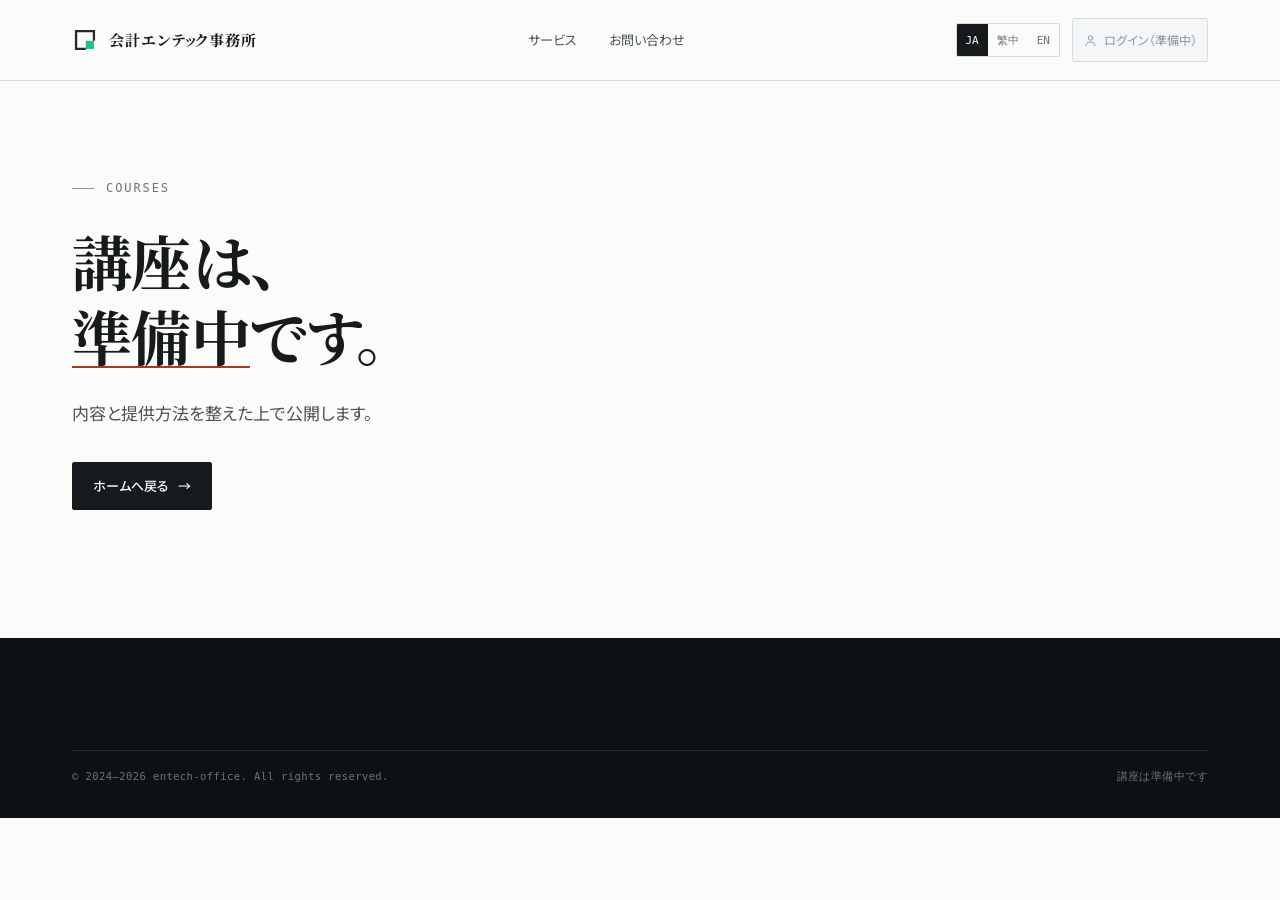
<file: courses.html>
<!DOCTYPE html>
<html lang="ja" data-lang="ja">
<head>
<meta charset="utf-8">
<meta name="viewport" content="width=device-width, initial-scale=1">
<title>講座は準備中｜会計エンテック事務所</title>
<meta name="description" content="会計エンテック事務所の講座は現在準備中です。">
<meta name="robots" content="noindex, nofollow">
<meta name="theme-color" content="#161A1D">
<link rel="icon" href="favicon.svg" type="image/svg+xml">
<link rel="preconnect" href="https://fonts.googleapis.com">
<link rel="preconnect" href="https://fonts.gstatic.com" crossorigin>
<link href="https://fonts.googleapis.com/css2?family=Noto+Sans+JP:wght@400;500;700&family=Noto+Serif+JP:wght@600;700&display=swap" rel="stylesheet">
<link rel="stylesheet" href="styles.css?v=1.3">
</head>
<body data-page="courses">
<a class="skip" href="#main"><span class="t" data-l="ja">本文へスキップ</span><span class="t" data-l="zh">跳至主要內容</span><span class="t" data-l="en">Skip to content</span></a>
<svg width="0" height="0" style="position:absolute" aria-hidden="true" focusable="false">
  <symbol id="mark" viewBox="0 0 32 32"><path d="M27 17V5H5V27H17" fill="none" stroke="currentColor" stroke-width="2.8"/><rect x="17" y="17" width="10" height="10" fill="var(--square-500)"/></symbol>
  <symbol id="user" viewBox="0 0 24 24"><g fill="none" stroke="currentColor" stroke-width="1.6" stroke-linecap="round"><circle cx="12" cy="8" r="3.6"/><path d="M4.8 20.2c0-3.6 3.2-5.8 7.2-5.8s7.2 2.2 7.2 5.8"/></g></symbol>
  <symbol id="menu" viewBox="0 0 24 24"><g fill="none" stroke="currentColor" stroke-width="1.8" stroke-linecap="round"><path d="M3 7h18"/><path d="M3 12h18"/><path d="M3 17h18"/></g></symbol>
</svg>
<header class="hdr"><div class="wrap hdr__in">
  <a class="brand" href="index.html" aria-label="会計エンテック事務所 ホーム"><svg class="brand__mark" aria-hidden="true"><use href="#mark"/></svg><span class="brand__txt">会計エンテック事務所</span></a>
  <nav class="nav" aria-label="メインナビゲーション"><a href="index.html#services"><span class="t" data-l="ja">サービス</span><span class="t" data-l="zh">服務</span><span class="t" data-l="en">Services</span></a><a href="index.html#contact"><span class="t" data-l="ja">お問い合わせ</span><span class="t" data-l="zh">聯絡我們</span><span class="t" data-l="en">Contact</span></a></nav>
  <div class="hdr__right"><div class="lang" role="group" aria-label="言語 / 語言 / Language"><button type="button" data-set-lang="ja" aria-pressed="true" lang="ja">JA</button><button type="button" data-set-lang="zh" aria-pressed="false" lang="zh-Hant">繁中</button><button type="button" data-set-lang="en" aria-pressed="false" lang="en">EN</button></div><button class="mbr__login mbr__login--disabled" type="button" disabled aria-label="ログイン機能は準備中です"><svg aria-hidden="true"><use href="#user"/></svg><span><span class="t" data-l="ja">ログイン（準備中）</span><span class="t" data-l="zh">登入（準備中）</span><span class="t" data-l="en">Sign in (coming soon)</span></span></button><button class="mnav-btn" type="button" data-mnav-toggle aria-expanded="false" aria-controls="mnav"><svg aria-hidden="true"><use href="#menu"/></svg><span class="t" data-l="ja">メニュー</span><span class="t" data-l="zh">選單</span><span class="t" data-l="en">Menu</span></button></div>
</div><div class="mnav" id="mnav" data-mnav data-open="0"><ul><li><a href="index.html"><span class="t" data-l="ja">ホーム</span><span class="t" data-l="zh">首頁</span><span class="t" data-l="en">Home</span></a></li><li><a href="index.html#contact"><span class="t" data-l="ja">お問い合わせ</span><span class="t" data-l="zh">聯絡我們</span><span class="t" data-l="en">Contact</span></a></li></ul></div></header>
<main id="main"><section class="hero"><div class="wrap"><div style="max-width:720px"><p class="eyebrow">Courses</p><h1><span class="t" data-l="ja">講座は、<br><span class="u">準備中</span>です。</span><span class="t" data-l="zh">課程正在<br><span class="u">準備中</span>。</span><span class="t" data-l="en">Courses are<br><span class="u">coming soon</span>.</span></h1><p class="hero__lead"><span class="t" data-l="ja">内容と提供方法を整えた上で公開します。</span><span class="t" data-l="zh">內容與提供方式準備完成後才會公開。</span><span class="t" data-l="en">We will publish course information once it is ready.</span></p><div class="hero__cta"><a class="btn" href="index.html"><span class="t" data-l="ja">ホームへ戻る</span><span class="t" data-l="zh">回到首頁</span><span class="t" data-l="en">Back to home</span><span class="btn__arrow" aria-hidden="true">→</span></a></div></div></div></section></main>
<footer class="ftr"><div class="wrap"><div class="ftr__bt"><span>© 2024–2026 entech-office. All rights reserved.</span><span><span class="t" data-l="ja">講座は準備中です</span><span class="t" data-l="zh">課程準備中</span><span class="t" data-l="en">Courses are coming soon</span></span></div></div></footer>
<script src="site.js?v=1.3"></script>
</body>
</html>
</file>
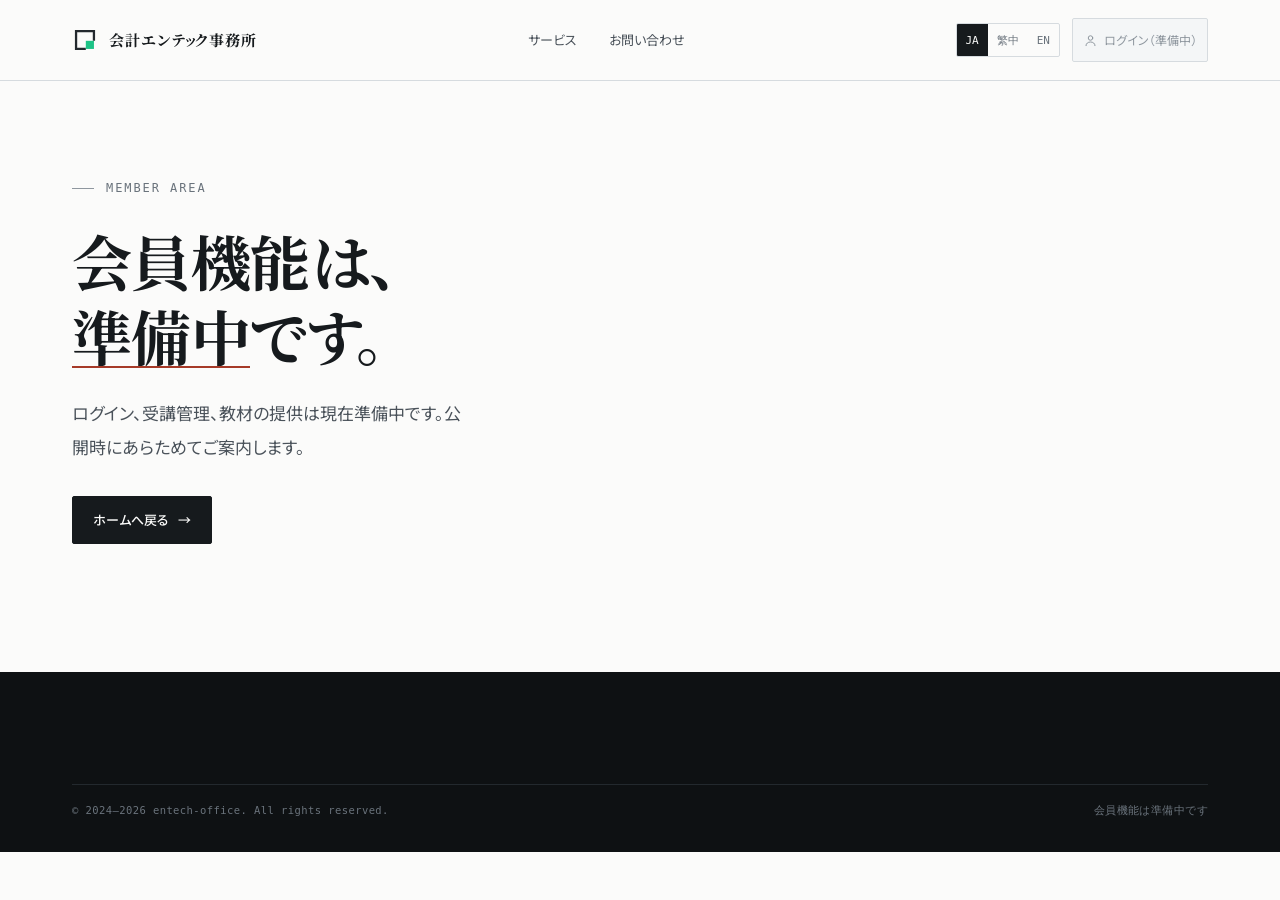
<file: member.html>
<!DOCTYPE html>
<html lang="ja" data-lang="ja">
<head>
<meta charset="utf-8">
<meta name="viewport" content="width=device-width, initial-scale=1">
<title>会員機能は準備中｜会計エンテック事務所</title>
<meta name="description" content="会計エンテック事務所の会員機能は現在準備中です。">
<meta name="robots" content="noindex, nofollow">
<meta name="theme-color" content="#161A1D">
<link rel="icon" href="favicon.svg" type="image/svg+xml">
<link rel="preconnect" href="https://fonts.googleapis.com">
<link rel="preconnect" href="https://fonts.gstatic.com" crossorigin>
<link href="https://fonts.googleapis.com/css2?family=Noto+Sans+JP:wght@400;500;700&family=Noto+Serif+JP:wght@600;700&display=swap" rel="stylesheet">
<link rel="stylesheet" href="styles.css?v=1.3">
</head>
<body data-page="member">
<a class="skip" href="#main"><span class="t" data-l="ja">本文へスキップ</span><span class="t" data-l="zh">跳至主要內容</span><span class="t" data-l="en">Skip to content</span></a>
<svg width="0" height="0" style="position:absolute" aria-hidden="true" focusable="false">
  <symbol id="mark" viewBox="0 0 32 32"><path d="M27 17V5H5V27H17" fill="none" stroke="currentColor" stroke-width="2.8"/><rect x="17" y="17" width="10" height="10" fill="var(--square-500)"/></symbol>
  <symbol id="user" viewBox="0 0 24 24"><g fill="none" stroke="currentColor" stroke-width="1.6" stroke-linecap="round"><circle cx="12" cy="8" r="3.6"/><path d="M4.8 20.2c0-3.6 3.2-5.8 7.2-5.8s7.2 2.2 7.2 5.8"/></g></symbol>
  <symbol id="menu" viewBox="0 0 24 24"><g fill="none" stroke="currentColor" stroke-width="1.8" stroke-linecap="round"><path d="M3 7h18"/><path d="M3 12h18"/><path d="M3 17h18"/></g></symbol>
</svg>
<header class="hdr">
  <div class="wrap hdr__in">
    <a class="brand" href="index.html" aria-label="会計エンテック事務所 ホーム"><svg class="brand__mark" aria-hidden="true"><use href="#mark"/></svg><span class="brand__txt">会計エンテック事務所</span></a>
    <nav class="nav" aria-label="メインナビゲーション">
      <a href="index.html#services"><span class="t" data-l="ja">サービス</span><span class="t" data-l="zh">服務</span><span class="t" data-l="en">Services</span></a>
      <a href="index.html#contact"><span class="t" data-l="ja">お問い合わせ</span><span class="t" data-l="zh">聯絡我們</span><span class="t" data-l="en">Contact</span></a>
    </nav>
    <div class="hdr__right">
      <div class="lang" role="group" aria-label="言語 / 語言 / Language"><button type="button" data-set-lang="ja" aria-pressed="true" lang="ja">JA</button><button type="button" data-set-lang="zh" aria-pressed="false" lang="zh-Hant">繁中</button><button type="button" data-set-lang="en" aria-pressed="false" lang="en">EN</button></div>
      <div class="mbr">
        <button class="mbr__login mbr__login--disabled" type="button" disabled aria-label="ログイン機能は準備中です">
          <svg aria-hidden="true"><use href="#user"/></svg>
          <span><span class="t" data-l="ja">ログイン（準備中）</span><span class="t" data-l="zh">登入（準備中）</span><span class="t" data-l="en">Sign in (coming soon)</span></span>
        </button>
      </div>
      <button class="mnav-btn" type="button" data-mnav-toggle aria-expanded="false" aria-controls="mnav"><svg aria-hidden="true"><use href="#menu"/></svg><span class="t" data-l="ja">メニュー</span><span class="t" data-l="zh">選單</span><span class="t" data-l="en">Menu</span></button>
    </div>
  </div>
  <div class="mnav" id="mnav" data-mnav data-open="0"><ul><li><a href="index.html"><span class="t" data-l="ja">ホーム</span><span class="t" data-l="zh">首頁</span><span class="t" data-l="en">Home</span></a></li><li><a href="index.html#contact"><span class="t" data-l="ja">お問い合わせ</span><span class="t" data-l="zh">聯絡我們</span><span class="t" data-l="en">Contact</span></a></li></ul></div>
</header>
<main id="main">
  <section class="hero"><div class="wrap"><div style="max-width:720px">
    <p class="eyebrow">Member area</p>
    <h1><span class="t" data-l="ja">会員機能は、<br><span class="u">準備中</span>です。</span><span class="t" data-l="zh">會員功能<br><span class="u">準備中</span>。</span><span class="t" data-l="en">Member access is<br><span class="u">coming soon</span>.</span></h1>
    <p class="hero__lead"><span class="t" data-l="ja">ログイン、受講管理、教材の提供は現在準備中です。公開時にあらためてご案内します。</span><span class="t" data-l="zh">登入、課程管理與教材提供目前仍在準備中；開放時會再公告。</span><span class="t" data-l="en">Sign-in, course management and learning materials are currently in preparation. We will announce them when they are available.</span></p>
    <div class="hero__cta"><a class="btn" href="index.html"><span class="t" data-l="ja">ホームへ戻る</span><span class="t" data-l="zh">回到首頁</span><span class="t" data-l="en">Back to home</span><span class="btn__arrow" aria-hidden="true">→</span></a></div>
  </div></div></section>
</main>
<footer class="ftr"><div class="wrap"><div class="ftr__bt"><span>© 2024–2026 entech-office. All rights reserved.</span><span><span class="t" data-l="ja">会員機能は準備中です</span><span class="t" data-l="zh">會員功能準備中</span><span class="t" data-l="en">Member access is coming soon</span></span></div></div></footer>
<script src="site.js?v=1.3"></script>
</body>
</html>
</file>
<file: styles.css>
/* ============================================================
   会計エンテック事務所 — Site stylesheet
   v2.0 · 2026-10-26
   Tokens → base → layout → header → sections → courses → member
   → forms → footer → responsive → a11y
   ============================================================ */

/* ============ Design Tokens ============ */
:root{
  /* Ink scale — neutral cool grey, 10 steps */
  --ink-950:#0E1113;
  --ink-900:#161A1D;
  --ink-800:#23292E;
  --ink-700:#333A41;
  --ink-600:#4A525A;   /* body text · 7.67:1 on paper (AAA) */
  --ink-500:#6A737C;   /* meta text · 4.66:1 (AA) */
  --ink-400:#8F979F;
  --ink-300:#B6BDC4;
  --ink-200:#D6DBDF;
  --ink-100:#E9ECEE;
  --ink-50:#F4F6F7;
  --paper:#FBFBFA;
  --seal:#A63A28;      /* 朱 · 6.23:1 on paper */
  --seal-soft:#C25A44;
  --white:#FFFFFF;

  /* --- 枠 session colour ---------------------------------------------
     The logo's solid square reads --square-500. 会議ごとに差し色を変える
     運用のため、この 5 値を差し替えるだけでロゴ・CTA・focus が揃って変わる。
     初期値 = 翠 エメラルド #1DC386。許可色は 9 色（design-system 05 節）。
     深底では必ず --square-dark を使う（--square-700 は 2.84:1 で失格）。
     全亮版（框と方塊を同色）は 16px で 2.28:1・可辨識 0% のため禁止。 */
  --square-100:#E4F8F0;   /* tint / background   */
  --square-500:#1DC386;   /* default square fill */
  --square-600:#19A874;   /* hover               */
  --square-700:#117952;   /* deep · 5.41:1 on paper — 文字可 */
  --square-dark:#1DC386;  /* on --ink-900        */
  --dark-bg:#161A1D;

  --font-serif:"Noto Serif JP","Hiragino Mincho ProN","Yu Mincho",serif;
  --font-sans:"Noto Sans JP","Hiragino Kaku Gothic ProN","Yu Gothic",system-ui,sans-serif;
  --font-mono:ui-monospace,SFMono-Regular,"SF Mono",Menlo,Consolas,monospace;

  --fs-xs:0.75rem;   /* 12 */
  --fs-sm:0.8125rem; /* 13 */
  --fs-base:0.9375rem;/* 15 */
  --fs-md:1.0625rem; /* 17 */
  --fs-lg:1.375rem;  /* 22 */
  --fs-xl:1.75rem;   /* 28 */
  --fs-2xl:2.25rem;  /* 36 */
  --fs-3xl:3rem;     /* 48 */
  --fs-4xl:3.75rem;  /* 60 */

  --sp-1:4px; --sp-2:8px; --sp-3:12px; --sp-4:16px;
  --sp-6:24px; --sp-8:32px; --sp-12:48px; --sp-16:64px;
  --sp-24:96px; --sp-32:128px;

  --radius:2px;
  --rule:1px solid var(--ink-200);
  --maxw:1200px;
  --ease:cubic-bezier(.22,.61,.36,1);
}

*,*::before,*::after{box-sizing:border-box}
html{-webkit-text-size-adjust:100%;scroll-behavior:smooth}
body{
  margin:0;background:var(--paper);color:var(--ink-600);
  font-family:var(--font-sans);font-size:var(--fs-base);line-height:1.85;
  font-feature-settings:"palt" 1;
  -webkit-font-smoothing:antialiased;
}
img{max-width:100%}
a{color:inherit;text-decoration:none}
h1,h2,h3,h4{font-family:var(--font-serif);color:var(--ink-900);margin:0;font-weight:700;line-height:1.32;letter-spacing:.01em}
p{margin:0}
ul,ol{margin:0;padding:0;list-style:none}
button{font:inherit;color:inherit}
table{border-collapse:collapse;width:100%}

:focus-visible{outline:2px solid var(--ink-900);outline-offset:3px}
.skip{
  position:absolute;left:-9999px;top:0;z-index:200;background:var(--ink-900);color:#fff;
  padding:var(--sp-3) var(--sp-4);font-size:var(--fs-sm)
}
.skip:focus{left:var(--sp-4);top:var(--sp-4)}

/* ============ Layout ============ */
.wrap{width:100%;max-width:var(--maxw);margin:0 auto;padding:0 var(--sp-6)}
.sec{padding:var(--sp-24) 0;border-top:var(--rule)}
.sec--tight{padding:var(--sp-24) 0}
.sec--dark{background:var(--ink-900);border-top:none;color:var(--ink-300)}
.sec--dark h2,.sec--dark h3{color:var(--paper)}
.sec--tint{background:var(--ink-50);border-top:var(--rule)}

.eyebrow{
  font-family:var(--font-mono);font-size:var(--fs-xs);letter-spacing:.16em;
  text-transform:uppercase;color:var(--ink-500);display:flex;align-items:center;gap:var(--sp-3)
}
.eyebrow::before{content:"";width:22px;height:1px;background:var(--ink-400);display:block}

.sec-head{display:grid;grid-template-columns:1fr;gap:var(--sp-4);margin-bottom:var(--sp-12)}
.sec-head h2{font-size:var(--fs-2xl);letter-spacing:0}
.sec-head p{max-width:46ch;font-size:var(--fs-base)}
.num{font-family:var(--font-mono);font-size:var(--fs-xs);letter-spacing:.1em;color:var(--seal);font-weight:400}

/* ============ Header ============ */
.hdr{
  position:sticky;top:0;z-index:100;background:rgba(251,251,250,.94);
  backdrop-filter:blur(8px);border-bottom:var(--rule)
}
.hdr__in{display:flex;align-items:center;justify-content:space-between;gap:var(--sp-4);height:72px}
.brand{display:flex;align-items:center;gap:11px;flex-shrink:0}
.brand__mark{width:26px;height:26px;display:block;color:var(--ink-800);flex-shrink:0}
.brand__txt{font-family:var(--font-serif);font-weight:700;font-size:15px;letter-spacing:.06em;color:var(--ink-900);line-height:1.2}
.nav{display:none;gap:var(--sp-8);align-items:center}
.nav a{
  font-size:var(--fs-sm);color:var(--ink-600);position:relative;padding:var(--sp-2) 0;
  transition:color .2s var(--ease)
}
.nav a::after{
  content:"";position:absolute;left:0;bottom:0;width:0;height:1px;background:var(--ink-900);
  transition:width .28s var(--ease)
}
.nav a:hover{color:var(--ink-900)}
.nav a:hover::after{width:100%}
.nav a[aria-current="page"]{color:var(--ink-900)}
.nav a[aria-current="page"]::after{width:100%;background:var(--seal)}
.hdr__right{display:flex;align-items:center;gap:var(--sp-3)}

/* The HTML `hidden` attribute must win over any component display rule.
   Without this, `.mbr__user{display:inline-flex}` overrode `hidden` and the
   header rendered the sign-in link and the signed-in chip at the same time. */
[hidden]{display:none !important}

/* ============ Language visibility (ja / zh-Hant / en) ============ */
/* Every translatable node ships all locales in one DOM; only the active one renders.
   This keeps a single URL working for the prototype and guarantees no locale is
   ever empty — see design-system.html → 「語系切換」for the production URL strategy. */
html[data-lang="ja"] .t[data-l="zh"],
html[data-lang="ja"] .t[data-l="en"]{display:none}
html[data-lang="zh"] .t[data-l="ja"],
html[data-lang="zh"] .t[data-l="en"]{display:none}
html[data-lang="en"] .t[data-l="ja"],
html[data-lang="en"] .t[data-l="zh"]{display:none}
/* English runs longer — relax the tight CJK tracking so lines don't collide */
html[data-lang="en"] .hero h1,
html[data-lang="en"] .phero h1{letter-spacing:-.02em;line-height:1.18}
html[data-lang="en"] .eyebrow{letter-spacing:.14em}

/* Language switch — 3 locales */
.lang{
  display:flex;border:var(--rule);border-radius:var(--radius);overflow:hidden;
  font-family:var(--font-mono);font-size:11px;letter-spacing:.06em;flex-shrink:0
}
.lang button{
  background:none;border:none;padding:6px 9px;cursor:pointer;color:var(--ink-500);
  transition:background .18s,color .18s;min-height:32px;line-height:1
}
.lang button:hover{background:var(--ink-50);color:var(--ink-900)}
.lang button[aria-pressed="true"]{background:var(--ink-900);color:var(--paper)}

/* Buttons */
.btn{
  display:inline-flex;align-items:center;justify-content:center;gap:var(--sp-2);
  font-family:var(--font-sans);font-size:var(--fs-sm);font-weight:500;
  padding:11px 20px;border-radius:var(--radius);border:1px solid var(--ink-900);
  background:var(--ink-900);color:var(--paper);cursor:pointer;
  transition:background .2s var(--ease),color .2s var(--ease),transform .2s var(--ease),border-color .2s;
  min-height:44px;letter-spacing:.02em;text-align:center
}
.btn:hover{background:var(--ink-700);border-color:var(--ink-700)}
.btn:active{transform:translateY(1px)}
.btn--ghost{background:transparent;color:var(--ink-900)}
.btn--ghost:hover{background:var(--ink-50);color:var(--ink-900)}
.btn--light{background:var(--paper);border-color:var(--paper);color:var(--ink-900)}
.btn--light:hover{background:#fff;border-color:#fff}
.btn--sm{padding:8px 14px;font-size:var(--fs-xs);min-height:44px}
.btn--block{width:100%}
.btn__arrow{transition:transform .24s var(--ease)}
.btn:hover .btn__arrow{transform:translateX(3px)}
.btn[aria-disabled="true"]{opacity:.45;cursor:not-allowed;pointer-events:none}

/* Member area — header */
.mbr{display:none;align-items:center;gap:var(--sp-2)}
.mbr__login{
  display:inline-flex;align-items:center;gap:6px;font:inherit;font-size:var(--fs-xs);color:var(--ink-600);
  padding:8px 10px;min-height:44px;border:0;border-radius:var(--radius);background:none;transition:color .2s,background .2s
}
.mbr__login:hover{color:var(--ink-900);background:var(--ink-50)}
.mbr__login svg{width:15px;height:15px}
.mbr__login--disabled,.mbr__login--disabled:hover{
  color:var(--ink-400);background:var(--ink-50);border:1px solid var(--ink-200);cursor:not-allowed
}
.mnav__disabled{
  display:flex;align-items:center;min-height:48px;padding:var(--sp-3) var(--sp-6);
  border-bottom:1px solid var(--ink-100);font-size:var(--fs-base);color:var(--ink-400);cursor:not-allowed
}
/* logged-in chip */
.mbr__user{
  display:inline-flex;align-items:center;gap:8px;padding:5px 10px 5px 5px;min-height:44px;
  border:var(--rule);border-radius:var(--radius);background:var(--white);
  font-size:var(--fs-xs);color:var(--ink-800);transition:border-color .2s
}
.mbr__user:hover{border-color:var(--ink-400)}
.mbr__ava{
  width:26px;height:26px;border-radius:50%;background:var(--ink-800);color:var(--paper);
  display:grid;place-items:center;font-family:var(--font-mono);font-size:10px;flex-shrink:0
}
/* state switcher (prototype control) */
.mbr__state{display:none}

/* ============ Hero ============ */
.hero{padding:var(--sp-16) 0 var(--sp-24);position:relative;overflow:hidden}
.hero__grid{display:grid;grid-template-columns:1fr;gap:var(--sp-12)}
.hero h1{font-size:clamp(2rem,5.6vw,var(--fs-4xl));line-height:1.24;letter-spacing:-.01em;margin:var(--sp-6) 0 var(--sp-6)}
.hero h1 .u{position:relative;display:inline-block}
.hero h1 .u::after{
  content:"";position:absolute;left:0;right:0;bottom:.06em;height:2px;
  background:var(--seal);transform-origin:left;animation:rule .9s var(--ease) .35s both
}
@keyframes rule{from{transform:scaleX(0)}to{transform:scaleX(1)}}
.hero__lead{max-width:44ch;font-size:var(--fs-md);line-height:2;color:var(--ink-600)}
.hero__cta{display:flex;flex-wrap:wrap;gap:var(--sp-3);margin-top:var(--sp-8)}
.hero__tools{
  margin-top:var(--sp-8);padding-top:var(--sp-4);border-top:var(--rule);
  display:flex;flex-wrap:wrap;gap:var(--sp-2) var(--sp-4);align-items:center
}
.hero__tools span{font-family:var(--font-mono);font-size:11px;letter-spacing:.06em;color:var(--ink-500);text-transform:uppercase}

/* Ledger flow panel */
.panel{border:var(--rule);background:var(--white);border-radius:var(--radius);overflow:hidden}
.panel__hd{
  display:flex;align-items:center;justify-content:space-between;gap:var(--sp-3);
  padding:var(--sp-3) var(--sp-4);border-bottom:var(--rule);background:var(--ink-50)
}
.panel__hd b{font-family:var(--font-mono);font-size:11px;font-weight:500;letter-spacing:.12em;text-transform:uppercase;color:var(--ink-700)}
.panel__hd i{font-family:var(--font-mono);font-size:10px;font-style:normal;letter-spacing:.08em;color:var(--ink-500)}
.flow{padding:var(--sp-2) 0}
.flow__row{
  display:grid;grid-template-columns:26px 1fr auto;align-items:center;gap:var(--sp-3);
  padding:var(--sp-3) var(--sp-4);border-bottom:1px solid var(--ink-100)
}
.flow__row:last-child{border-bottom:none}
.flow__n{font-family:var(--font-mono);font-size:10px;color:var(--ink-400);letter-spacing:.06em}
.flow__lb{font-size:var(--fs-sm);color:var(--ink-800);line-height:1.4}
.flow__bar{margin-top:5px;height:2px;background:var(--ink-100);position:relative;overflow:hidden;display:block}
.flow__bar i{
  position:absolute;inset:0 auto 0 0;background:var(--ink-700);
  width:var(--w);transform-origin:left;animation:bar 1.1s var(--ease) both
}
.flow__row:nth-child(1) .flow__bar i{animation-delay:.15s}
.flow__row:nth-child(2) .flow__bar i{animation-delay:.25s}
.flow__row:nth-child(3) .flow__bar i{animation-delay:.35s}
.flow__row:nth-child(3) .flow__bar i{background:var(--seal)}
.flow__row:nth-child(4) .flow__bar i{animation-delay:.45s}
@keyframes bar{from{transform:scaleX(0)}to{transform:scaleX(1)}}
.flow__tag{
  font-family:var(--font-mono);font-size:9.5px;letter-spacing:.08em;text-transform:uppercase;
  padding:3px 7px;border:var(--rule);border-radius:var(--radius);color:var(--ink-500);white-space:nowrap
}
.flow__tag--ai{border-color:var(--seal-soft);color:var(--seal)}

/* ============ Services ============ */
.svc{border-top:var(--rule)}
.svc__row{
  display:grid;grid-template-columns:1fr;gap:var(--sp-3) var(--sp-8);
  padding:var(--sp-8) 0;border-bottom:var(--rule);position:relative;
  transition:background .28s var(--ease)
}
.svc__row::before{
  content:"";position:absolute;left:-24px;right:-24px;top:0;bottom:0;
  background:var(--ink-50);opacity:0;transition:opacity .28s var(--ease);z-index:-1
}
@media(hover:hover){.svc__row:hover::before{opacity:1}}
.svc__no{font-family:var(--font-mono);font-size:11px;color:var(--seal);letter-spacing:.1em;padding-top:.35em}
.svc__body h3{font-size:var(--fs-lg);margin-bottom:var(--sp-2)}
.svc__body p{font-size:var(--fs-base);max-width:52ch}
.tags{display:flex;flex-wrap:wrap;gap:var(--sp-2);margin-top:var(--sp-4)}
.tag{
  font-family:var(--font-mono);font-size:10.5px;letter-spacing:.04em;
  border:var(--rule);padding:3px 8px;border-radius:var(--radius);color:var(--ink-500);
  background:var(--white)
}
.tag--seal{border-color:var(--seal-soft);color:var(--seal)}

/* ============ Projects ============ */
.feat{display:grid;grid-template-columns:1fr;gap:var(--sp-8);border:var(--rule);background:var(--white);border-radius:var(--radius);overflow:hidden}
.feat__txt{padding:var(--sp-8) var(--sp-6);display:flex;flex-direction:column;justify-content:center;align-items:flex-start}
.feat__txt h3{font-size:var(--fs-xl);margin:var(--sp-3) 0 var(--sp-4);line-height:1.4}
.feat__txt p{font-size:var(--fs-base);max-width:44ch}
.feat__vis{
  background:var(--ink-50);border-top:var(--rule);min-height:220px;
  display:flex;align-items:center;justify-content:center;padding:var(--sp-8) var(--sp-6);position:relative
}
.ledger{width:100%;max-width:300px}
.ledger__hd{
  display:flex;justify-content:space-between;font-family:var(--font-mono);font-size:9px;
  letter-spacing:.1em;color:var(--ink-400);text-transform:uppercase;
  padding-bottom:6px;border-bottom:1px solid var(--ink-300);margin-bottom:6px
}
.ledger__ln{display:flex;justify-content:space-between;padding:5px 0;border-bottom:1px solid var(--ink-200)}
.ledger__ln i{display:block;height:2px;background:var(--ink-300);font-style:normal}
.ledger__ln i:nth-child(1){width:46%}
.ledger__ln i:nth-child(2){width:18%;background:var(--ink-400)}
.ledger__ln--ai i:nth-child(1){background:var(--seal-soft);width:62%}
.ledger__ln:nth-child(n+5) i{background:var(--ink-200)}
.badge-prep{
  display:inline-flex;align-items:center;gap:6px;font-family:var(--font-mono);
  font-size:10px;letter-spacing:.1em;text-transform:uppercase;color:var(--seal);
  border:1px solid var(--seal-soft);border-radius:var(--radius);padding:3px 8px;background:var(--white)
}
.badge-prep::before{content:"";width:4px;height:4px;background:var(--seal);border-radius:50%}

.cards{display:grid;grid-template-columns:1fr;gap:var(--sp-4);margin-top:var(--sp-4)}
.card{
  border:var(--rule);background:var(--white);padding:var(--sp-6);border-radius:var(--radius);
  display:flex;flex-direction:column;gap:var(--sp-3);
  transition:border-color .24s var(--ease),transform .24s var(--ease)
}
.card:hover{border-color:var(--ink-400);transform:translateY(-2px)}
.card h3{font-size:var(--fs-md);font-family:var(--font-serif)}
.card p{font-size:var(--fs-sm);color:var(--ink-500);line-height:1.75}
.card__ft{margin-top:auto;padding-top:var(--sp-3);border-top:1px solid var(--ink-100);display:flex;justify-content:space-between;align-items:center;gap:var(--sp-2)}

/* ============ Courses (shared) ============ */
.courses-teaser{display:grid;grid-template-columns:1fr;gap:var(--sp-8)}
.ct-stats{display:grid;grid-template-columns:repeat(3,1fr);border:var(--rule);background:var(--white)}
.ct-stat{padding:var(--sp-4) var(--sp-3);text-align:center;border-right:var(--rule)}
.ct-stat:last-child{border-right:none}
.ct-stat b{display:block;font-family:var(--font-serif);font-size:var(--fs-xl);color:var(--ink-900);line-height:1.2}
.ct-stat span{font-family:var(--font-mono);font-size:9.5px;letter-spacing:.08em;text-transform:uppercase;color:var(--ink-500)}

/* page hero (inner pages) */
.phero{padding:var(--sp-16) 0 var(--sp-12);border-bottom:var(--rule)}
.phero h1{font-size:clamp(1.9rem,4.6vw,var(--fs-3xl));line-height:1.26;letter-spacing:-.01em;margin:var(--sp-4) 0 var(--sp-4);max-width:24ch}
.phero__lead{max-width:52ch;font-size:var(--fs-md);line-height:2}
.phero__meta{display:flex;flex-wrap:wrap;gap:var(--sp-2) var(--sp-6);margin-top:var(--sp-6);font-family:var(--font-mono);font-size:11px;letter-spacing:.06em;color:var(--ink-500);text-transform:uppercase}
.phero__meta span{display:flex;align-items:center;gap:6px}
.phero__meta span::before{content:"";width:4px;height:4px;background:var(--ink-400);border-radius:50%}

/* Filters */
.filters{border-top:var(--rule);border-bottom:var(--rule);background:var(--ink-50);padding:var(--sp-4) 0;position:sticky;top:72px;z-index:60}
.filters__row{display:flex;flex-wrap:wrap;gap:var(--sp-3) var(--sp-6);align-items:center}
.fset{display:flex;align-items:center;gap:var(--sp-2);flex-wrap:wrap}
.fset__lbl{
  font-family:var(--font-mono);font-size:9.5px;letter-spacing:.12em;text-transform:uppercase;
  color:var(--ink-500);margin-right:var(--sp-1)
}
.chip{
  font-family:var(--font-mono);font-size:11px;letter-spacing:.03em;
  border:1px solid var(--ink-300);background:var(--white);color:var(--ink-600);
  padding:6px 11px;border-radius:var(--radius);cursor:pointer;min-height:34px;
  transition:all .18s var(--ease);white-space:nowrap
}
.chip:hover{border-color:var(--ink-500);color:var(--ink-900)}
.chip[aria-pressed="true"]{background:var(--ink-900);border-color:var(--ink-900);color:var(--paper)}
.filters__count{
  margin-left:auto;font-family:var(--font-mono);font-size:11px;letter-spacing:.06em;color:var(--ink-500);
  font-variant-numeric:tabular-nums
}

/* Course card */
.cgrid{display:grid;grid-template-columns:1fr;gap:var(--sp-4)}
.ccard{
  border:var(--rule);background:var(--white);border-radius:var(--radius);
  display:flex;flex-direction:column;overflow:hidden;
  transition:border-color .24s var(--ease),transform .24s var(--ease)
}
.ccard:hover{border-color:var(--ink-400);transform:translateY(-2px)}
.ccard[hidden]{display:none}
.ccard__top{
  display:flex;align-items:center;justify-content:space-between;gap:var(--sp-2);
  padding:var(--sp-3) var(--sp-4);border-bottom:1px solid var(--ink-100);background:var(--ink-50)
}
.ccard__cat{font-family:var(--font-mono);font-size:9.5px;letter-spacing:.1em;text-transform:uppercase;color:var(--ink-600)}
.ccard__body{padding:var(--sp-4);display:flex;flex-direction:column;gap:var(--sp-3);flex:1}
.ccard__code{font-family:var(--font-mono);font-size:10px;letter-spacing:.08em;color:var(--ink-400)}
.ccard__title{font-family:var(--font-serif);font-size:var(--fs-md);font-weight:700;color:var(--ink-900);line-height:1.48}
.ccard__desc{font-size:var(--fs-sm);color:var(--ink-500);line-height:1.72;flex:1}
.ccard__meta{border-top:1px solid var(--ink-100);padding-top:var(--sp-3);display:grid;gap:6px}
.cmeta{display:grid;grid-template-columns:64px 1fr;gap:var(--sp-2);font-size:var(--fs-xs);line-height:1.6}
.cmeta dt{font-family:var(--font-mono);font-size:9.5px;letter-spacing:.08em;text-transform:uppercase;color:var(--ink-400);padding-top:2px}
.cmeta dd{margin:0;color:var(--ink-700)}
.ccard__ft{
  padding:var(--sp-3) var(--sp-4);border-top:1px solid var(--ink-100);
  display:flex;align-items:center;justify-content:space-between;gap:var(--sp-2)
}
/* level badges */
.lvl{
  font-family:var(--font-mono);font-size:9.5px;letter-spacing:.08em;text-transform:uppercase;
  padding:2px 7px;border-radius:var(--radius);border:1px solid var(--ink-300);color:var(--ink-600);
  background:var(--white);white-space:nowrap
}
.lvl--1{border-color:var(--ink-300);color:var(--ink-600)}
.lvl--2{border-color:var(--ink-500);color:var(--ink-800)}
.lvl--3{border-color:var(--ink-800);background:var(--ink-800);color:var(--paper)}
/* price */
.price{font-family:var(--font-mono);font-size:var(--fs-sm);color:var(--ink-900);font-variant-numeric:tabular-nums}
.price--prep{
  font-family:var(--font-mono);font-size:10px;letter-spacing:.1em;text-transform:uppercase;
  color:var(--seal);display:inline-flex;align-items:center;gap:5px
}
.price--prep::before{content:"";width:4px;height:4px;background:var(--seal);border-radius:50%}
.cgrid__empty{
  display:none;grid-column:1/-1;padding:var(--sp-12) var(--sp-6);text-align:center;
  border:1px dashed var(--ink-300);border-radius:var(--radius);background:var(--white);
  font-size:var(--fs-sm);color:var(--ink-500)
}
.cgrid__empty[data-on="1"]{display:block}

/* ============ Detail page layout spec ============ */
.spec-frame{
  border:1px solid var(--ink-300);border-radius:var(--radius);background:var(--white);
  overflow:hidden
}
.spec-bar{
  display:flex;align-items:center;gap:var(--sp-2);padding:8px 12px;background:var(--ink-50);
  border-bottom:1px solid var(--ink-200)
}
.spec-bar i{width:7px;height:7px;border-radius:50%;background:var(--ink-300);display:block}
.spec-url{
  font-family:var(--font-mono);font-size:10px;color:var(--ink-500);letter-spacing:.04em;
  margin-left:var(--sp-2)
}
.spec-body{padding:var(--sp-6) var(--sp-4);display:grid;gap:var(--sp-6)}
.blk{position:relative;border:1px dashed var(--ink-300);border-radius:var(--radius);padding:var(--sp-4)}
.blk__no{
  position:absolute;top:-9px;left:10px;background:var(--white);padding:0 6px;
  font-family:var(--font-mono);font-size:9.5px;letter-spacing:.08em;color:var(--seal)
}
.blk h4{font-size:var(--fs-sm);font-family:var(--font-serif);margin-bottom:var(--sp-2)}
.blk p{font-size:var(--fs-xs);color:var(--ink-500);line-height:1.7}
.blk__ph{height:8px;background:var(--ink-100);border-radius:1px;margin-top:6px}
.blk__ph:nth-of-type(2){width:82%}
.blk__ph:nth-of-type(3){width:64%}
.annos{display:grid;gap:var(--sp-2);margin-top:var(--sp-4)}
.anno{
  display:grid;grid-template-columns:26px 1fr;gap:var(--sp-3);
  padding:var(--sp-3) 0;border-bottom:1px solid var(--ink-100);font-size:var(--fs-sm);line-height:1.7
}
.anno:last-child{border-bottom:none}
.anno__n{font-family:var(--font-mono);font-size:10px;color:var(--seal);letter-spacing:.06em;padding-top:3px}
.anno b{color:var(--ink-800);font-weight:500}
.anno span{color:var(--ink-500)}

/* ============ Auth (login / register) ============ */
.auth{display:grid;grid-template-columns:1fr;gap:var(--sp-8);align-items:start}
.auth__card{border:var(--rule);background:var(--white);border-radius:var(--radius);padding:var(--sp-6)}
.auth__card h2{font-size:var(--fs-lg);margin-bottom:var(--sp-2)}
.auth__card > p{font-size:var(--fs-sm);color:var(--ink-500);margin-bottom:var(--sp-6);line-height:1.7}
.auth__aside{border:var(--rule);border-radius:var(--radius);padding:var(--sp-6);background:var(--ink-50)}
.auth__aside h3{font-size:var(--fs-sm);font-family:var(--font-mono);letter-spacing:.1em;text-transform:uppercase;color:var(--ink-600);margin-bottom:var(--sp-4);font-weight:500}
.auth__aside li{display:flex;gap:var(--sp-3);font-size:var(--fs-sm);color:var(--ink-600);padding:var(--sp-2) 0;line-height:1.65}
.auth__aside li::before{content:"—";color:var(--ink-400);flex-shrink:0}
.auth__switch{
  margin-top:var(--sp-6);padding-top:var(--sp-4);border-top:var(--rule);
  font-size:var(--fs-sm);color:var(--ink-500);text-align:center
}
.auth__switch a{color:var(--ink-900);text-decoration:underline;text-underline-offset:3px;font-weight:500}
.auth__forgot{
  display:inline-block;font-size:var(--fs-xs);color:var(--ink-500);
  text-decoration:underline;text-underline-offset:3px
}
.auth__forgot:hover{color:var(--ink-900)}

/* password rules */
.pw-rules{display:grid;gap:6px;margin-top:var(--sp-2)}
.pw-rules li{
  display:flex;align-items:flex-start;gap:var(--sp-2);font-size:var(--fs-xs);
  color:var(--ink-500);line-height:1.6
}
.pw-rules li::before{
  content:"○";font-family:var(--font-mono);font-size:10px;color:var(--ink-400);
  flex-shrink:0;line-height:1.7
}
.pw-rules li[data-ok="1"]{color:var(--ink-800)}
.pw-rules li[data-ok="1"]::before{content:"●";color:var(--ink-800)}

/* state banner */
.state-banner{
  display:flex;flex-wrap:wrap;align-items:center;gap:var(--sp-3);
  border:1px solid var(--seal-soft);background:#FDF6F4;border-radius:var(--radius);
  padding:var(--sp-3) var(--sp-4);margin-bottom:var(--sp-6)
}
.state-banner__lbl{
  font-family:var(--font-mono);font-size:9.5px;letter-spacing:.1em;text-transform:uppercase;color:var(--seal)
}
.seg{display:inline-flex;border:1px solid var(--ink-900);border-radius:var(--radius);overflow:hidden}
.seg button{
  background:var(--white);border:none;padding:6px 12px;font-size:var(--fs-xs);cursor:pointer;
  color:var(--ink-600);font-family:var(--font-mono);letter-spacing:.04em;min-height:34px
}
.seg button[aria-pressed="true"]{background:var(--ink-900);color:var(--paper)}

/* ============ Member center ============ */
.mcenter{display:grid;grid-template-columns:1fr;gap:var(--sp-6);align-items:start}
.mside{border:var(--rule);border-radius:var(--radius);background:var(--white);overflow:hidden}
.mside__hd{padding:var(--sp-3) var(--sp-4);border-bottom:var(--rule);background:var(--ink-50)}
.mside__hd b{font-family:var(--font-mono);font-size:10px;letter-spacing:.12em;text-transform:uppercase;color:var(--ink-600);font-weight:500}
.mside__nav{display:flex;flex-direction:row;overflow-x:auto;-webkit-overflow-scrolling:touch}
.mside__nav button{
  display:flex;align-items:center;gap:8px;text-align:left;background:none;border:none;
  border-bottom:1px solid var(--ink-100);padding:var(--sp-3) var(--sp-4);cursor:pointer;
  font-size:var(--fs-sm);color:var(--ink-600);min-height:44px;white-space:nowrap;
  transition:background .18s,color .18s
}
.mside__nav button:hover{background:var(--ink-50);color:var(--ink-900)}
.mside__nav button[aria-selected="true"]{
  background:var(--ink-900);color:var(--paper);border-bottom-color:var(--ink-900)
}
.mside__nav button[aria-selected="true"] .mside__cnt{color:var(--ink-300)}
.mside__cnt{font-family:var(--font-mono);font-size:9.5px;color:var(--ink-400);margin-left:auto;font-variant-numeric:tabular-nums}

.mpanel{border:var(--rule);border-radius:var(--radius);background:var(--white);padding:var(--sp-6)}
.mpanel[hidden]{display:none}
.mpanel__hd{margin-bottom:var(--sp-6)}
.mpanel__hd h3{font-size:var(--fs-lg);margin-bottom:var(--sp-2)}
.mpanel__hd p{font-size:var(--fs-sm);color:var(--ink-500);max-width:56ch;line-height:1.72}

/* my courses */
.myc{display:grid;gap:var(--sp-4)}
.myc__row{
  border:var(--rule);border-radius:var(--radius);padding:var(--sp-4);
  display:grid;grid-template-columns:1fr;gap:var(--sp-3)
}
.myc__t{font-family:var(--font-serif);font-size:var(--fs-base);font-weight:700;color:var(--ink-900);line-height:1.5}
.myc__m{font-family:var(--font-mono);font-size:10px;letter-spacing:.06em;color:var(--ink-500);text-transform:uppercase}
.myc__ft{display:flex;flex-wrap:wrap;align-items:center;gap:var(--sp-2);justify-content:space-between}

/* progress */
.prog{height:4px;background:var(--ink-100);border-radius:1px;overflow:hidden;position:relative}
.prog i{display:block;height:100%;background:var(--ink-800);width:var(--p,0%);transition:width .6s var(--ease)}
.prog--seal i{background:var(--seal)}
.prog__lbl{display:flex;justify-content:space-between;font-family:var(--font-mono);font-size:9.5px;letter-spacing:.06em;color:var(--ink-500);margin-bottom:5px;font-variant-numeric:tabular-nums}
.prog__lbl b{color:var(--ink-800);font-weight:500}
.chapters{display:grid;gap:var(--sp-3);margin-top:var(--sp-4)}
.chap{display:grid;grid-template-columns:1fr auto;gap:var(--sp-3);align-items:center;font-size:var(--fs-sm);padding:var(--sp-2) 0;border-bottom:1px solid var(--ink-100)}
.chap:last-child{border-bottom:none}
.chap__n{font-family:var(--font-mono);font-size:10px;color:var(--ink-400);margin-right:var(--sp-2)}

/* downloads */
.dl{display:grid;gap:0;border-top:var(--rule)}
.dl__row{display:grid;grid-template-columns:1fr auto;gap:var(--sp-3);align-items:center;padding:var(--sp-3) 0;border-bottom:var(--rule)}
.dl__t{font-size:var(--fs-sm);color:var(--ink-800);line-height:1.5}
.dl__m{font-family:var(--font-mono);font-size:10px;letter-spacing:.05em;color:var(--ink-400);margin-top:2px}
.dl__btn{
  font-family:var(--font-mono);font-size:10px;letter-spacing:.06em;text-transform:uppercase;
  border:1px solid var(--ink-300);background:var(--white);color:var(--ink-700);
  padding:6px 10px;border-radius:var(--radius);cursor:pointer;min-height:36px;
  display:inline-flex;align-items:center;gap:5px;white-space:nowrap;transition:all .18s
}
.dl__btn:hover{border-color:var(--ink-900);color:var(--ink-900)}

/* settings */
.set{display:grid;gap:var(--sp-8)}
.set__grp{border-top:var(--rule);padding-top:var(--sp-4)}
.set__grp h4{font-family:var(--font-mono);font-size:10px;letter-spacing:.12em;text-transform:uppercase;color:var(--ink-500);font-weight:500;margin-bottom:var(--sp-3)}
.set__row{
  display:grid;grid-template-columns:1fr;gap:var(--sp-2);padding:var(--sp-3) 0;
  border-bottom:1px solid var(--ink-100);font-size:var(--fs-sm)
}
.set__row:last-child{border-bottom:none}
.set__row dt{font-family:var(--font-mono);font-size:9.5px;letter-spacing:.08em;text-transform:uppercase;color:var(--ink-400);padding-top:2px}
.set__row dd{margin:0;color:var(--ink-800);display:flex;flex-wrap:wrap;align-items:center;gap:var(--sp-3);justify-content:space-between}
.set__val{color:var(--ink-600);font-family:var(--font-mono);font-size:var(--fs-xs)}
.set__danger{border-color:var(--seal-soft);color:var(--seal)}
.set__danger:hover{background:#FDF6F4;color:var(--seal)}

/* ============ Forms ============ */
form{background:var(--white);border:var(--rule);border-radius:var(--radius);padding:var(--sp-6)}
.field{margin-bottom:var(--sp-4)}
.field label{display:block;font-size:var(--fs-sm);color:var(--ink-800);margin-bottom:6px;font-weight:500}
.field label .req{font-family:var(--font-mono);font-size:9.5px;color:var(--seal);letter-spacing:.06em;margin-left:6px;vertical-align:2px}
.field input,.field select,.field textarea{
  width:100%;font-family:var(--font-sans);font-size:var(--fs-base);color:var(--ink-800);
  background:var(--paper);border:1px solid var(--ink-300);border-radius:var(--radius);
  padding:11px 12px;min-height:44px;transition:border-color .2s,box-shadow .2s
}
.field textarea{min-height:120px;resize:vertical;line-height:1.7}
.field input:focus,.field select:focus,.field textarea:focus{
  outline:none;border-color:var(--ink-900);box-shadow:0 0 0 3px rgba(35,41,46,.08)
}
.field input[aria-invalid="true"]{border-color:var(--seal);background:#FDF6F4}
.field__hint{font-size:var(--fs-xs);color:var(--ink-500);margin-top:5px;line-height:1.6}
.field__err{font-size:var(--fs-xs);color:var(--seal);margin-top:5px;display:none;line-height:1.6}
.field__err[data-on="1"]{display:block}
.check{display:flex;gap:var(--sp-3);align-items:flex-start;margin:var(--sp-4) 0}
.check input{width:17px;height:17px;margin-top:4px;flex-shrink:0;accent-color:var(--ink-900)}
.check label{font-size:var(--fs-sm);color:var(--ink-600);font-weight:400;margin:0;line-height:1.6}
.form__note{
  font-family:var(--font-mono);font-size:10px;line-height:1.7;color:var(--ink-500);
  margin-top:var(--sp-4);padding-top:var(--sp-3);border-top:1px dashed var(--ink-200)
}
.form__ok{
  display:none;padding:var(--sp-4);border:1px solid var(--ink-800);border-radius:var(--radius);
  background:var(--ink-50);font-size:var(--fs-sm);color:var(--ink-800);margin-top:var(--sp-4)
}
.form__ok[data-on="1"]{display:block}

/* ============ Contact ============ */
.contact{display:grid;grid-template-columns:1fr;gap:var(--sp-12)}
.contact__meta{margin-top:var(--sp-8);display:grid;gap:var(--sp-4)}
.contact__meta div{border-top:var(--rule);padding-top:var(--sp-3)}
.contact__meta dt{font-family:var(--font-mono);font-size:10.5px;letter-spacing:.1em;text-transform:uppercase;color:var(--ink-400);margin-bottom:2px}
.contact__meta dd{margin:0;font-size:var(--fs-sm);color:var(--ink-700)}

/* ============ FAQ ============ */
.faq{border-top:var(--rule)}
.faq details{border-bottom:var(--rule);padding:var(--sp-4) 0}
.faq summary{
  cursor:pointer;list-style:none;display:flex;justify-content:space-between;gap:var(--sp-4);
  align-items:baseline;font-family:var(--font-serif);font-weight:600;color:var(--ink-800);
  font-size:var(--fs-md);line-height:1.6
}
.faq summary::-webkit-details-marker{display:none}
.faq summary::after{
  content:"+";font-family:var(--font-mono);font-size:16px;color:var(--ink-400);
  transition:transform .24s var(--ease);flex-shrink:0
}
.faq details[open] summary::after{content:"−"}
.faq details p{margin-top:var(--sp-3);font-size:var(--fs-base);max-width:64ch;color:var(--ink-600)}

/* ============ Instagram band ============ */
.ig{display:grid;grid-template-columns:1fr;gap:var(--sp-8);align-items:center}
.ig h2{font-size:var(--fs-2xl)}
.ig p{max-width:44ch;color:var(--ink-400);font-size:var(--fs-base)}
.ig__card{
  border:1px solid var(--ink-700);border-radius:var(--radius);padding:var(--sp-6);
  display:flex;flex-direction:column;gap:var(--sp-4);background:rgba(255,255,255,.02)
}
.social-cards{display:grid;gap:var(--sp-4)}
.ig__row{display:flex;align-items:center;gap:var(--sp-3)}
.ig__avatar{width:42px;height:42px;border-radius:50%;border:1px solid var(--ink-600);display:grid;place-items:center;flex-shrink:0;color:var(--ink-300)}
.ig__handle{font-family:var(--font-mono);font-size:11px;color:var(--ink-500);letter-spacing:.04em}
.ig__name{color:var(--paper);font-weight:500;font-size:var(--fs-base);line-height:1.4}
.note{font-family:var(--font-mono);font-size:10px;letter-spacing:.06em;color:var(--ink-500);display:flex;align-items:center;gap:6px}
.note::before{content:"";width:4px;height:4px;background:var(--ink-500);border-radius:50%}

/* ============ Source / scope badges ============ */
.src{
  display:inline-flex;align-items:center;gap:5px;font-family:var(--font-mono);
  font-size:9px;letter-spacing:.1em;text-transform:uppercase;
  padding:2px 6px;border-radius:var(--radius);border:1px solid var(--ink-300);
  color:var(--ink-500);background:var(--white);white-space:nowrap
}
.src--proto{border-color:var(--ink-400);color:var(--ink-600)}
.src--api{border-style:dashed;border-color:var(--seal-soft);color:var(--seal)}
.src::before{content:"";width:5px;height:5px;border-radius:50%;background:currentColor;flex-shrink:0;opacity:.6}
.anno-l{display:flex;flex-wrap:wrap;gap:var(--sp-2);margin-top:var(--sp-3)}

/* ============ Data table (spec / API) ============ */
.dt{width:100%;border-collapse:collapse;font-size:var(--fs-xs);margin-top:var(--sp-3)}
.dt th,.dt td{text-align:left;padding:9px 10px;border-bottom:1px solid var(--ink-200);vertical-align:top}
.dt th{
  font-family:var(--font-mono);font-size:9px;letter-spacing:.1em;text-transform:uppercase;
  color:var(--ink-500);font-weight:500;border-bottom:1px solid var(--ink-400);background:var(--ink-50)
}
.dt tbody tr:last-child td{border-bottom:none}
.dt code{
  font-family:var(--font-mono);font-size:10px;background:var(--ink-50);
  padding:1px 4px;border:1px solid var(--ink-100);border-radius:2px;color:var(--ink-800);
  white-space:nowrap
}
.dt__m{font-family:var(--font-mono);font-size:9px;letter-spacing:.06em;text-transform:uppercase;color:var(--ink-800)}
.dt-wrap{overflow-x:auto;border:var(--rule);border-radius:var(--radius);background:var(--white)}
.dt-wrap .dt{margin-top:0;min-width:640px}

/* ============ Footer ============ */
.ftr{background:var(--ink-950);color:var(--ink-400);padding:var(--sp-16) 0 var(--sp-8)}
.ftr__grid{display:grid;grid-template-columns:1fr;gap:var(--sp-8)}
.ftr__brand .brand__mark{color:var(--ink-200)}
.ftr__brand .brand__txt{color:var(--paper)}
.ftr__brand p{font-size:var(--fs-sm);margin-top:var(--sp-4);max-width:32ch;color:var(--ink-500);line-height:1.8}
.ftr h4{font-family:var(--font-mono);font-size:10px;letter-spacing:.14em;text-transform:uppercase;color:var(--ink-500);font-weight:400;margin-bottom:var(--sp-4)}
.ftr li{margin-bottom:var(--sp-2)}
.ftr li a{font-size:var(--fs-sm);color:var(--ink-300);transition:color .2s}
.ftr li a:hover{color:var(--paper)}
.ftr__bt{
  margin-top:var(--sp-12);padding-top:var(--sp-4);border-top:1px solid var(--ink-800);
  display:flex;flex-wrap:wrap;gap:var(--sp-3) var(--sp-6);justify-content:space-between;
  font-family:var(--font-mono);font-size:10.5px;letter-spacing:.04em;color:var(--ink-500)
}
.ftr__langs{display:flex;flex-wrap:wrap;gap:var(--sp-4)}
.ftr__langs a{font-size:var(--fs-sm);color:var(--ink-400)}
.ftr__langs a:hover{color:var(--paper)}
.seal{
  width:44px;height:44px;border:1.5px solid var(--seal-soft);border-radius:2px;
  display:grid;place-items:center;color:var(--seal-soft);
  font-family:var(--font-serif);font-size:13px;line-height:1.15;text-align:center;
  letter-spacing:.02em;flex-shrink:0
}

/* ============ Mobile nav disclosure ============ */
.mnav-btn{
  display:inline-flex;align-items:center;gap:6px;background:none;border:1px solid var(--ink-300);
  border-radius:var(--radius);padding:8px 11px;min-height:44px;cursor:pointer;
  font-family:var(--font-mono);font-size:10px;letter-spacing:.08em;text-transform:uppercase;
  color:var(--ink-700)
}
.mnav-btn:hover{border-color:var(--ink-900);color:var(--ink-900)}
.mnav-btn svg{width:14px;height:14px}
.mnav{
  display:none;border-top:var(--rule);background:var(--paper);
  max-height:calc(100vh - 72px);overflow-y:auto
}
.mnav[data-open="1"]{display:block}
.mnav ul{padding:var(--sp-2) 0}
.mnav a{
  display:flex;align-items:center;justify-content:space-between;gap:var(--sp-3);
  padding:var(--sp-3) var(--sp-6);min-height:48px;font-size:var(--fs-base);color:var(--ink-700);
  border-bottom:1px solid var(--ink-100)
}
.mnav a:hover{background:var(--ink-50);color:var(--ink-900)}
.mnav a::after{content:"→";color:var(--ink-400);font-family:var(--font-mono);font-size:12px}
.mnav__ft{padding:var(--sp-4) var(--sp-6) var(--sp-6);display:grid;gap:var(--sp-3)}

/* ============ Responsive ============ */
@media(min-width:640px){
  .svc__row{grid-template-columns:48px 1fr;gap:var(--sp-8)}
  .cards{grid-template-columns:repeat(2,1fr)}
  .cgrid{grid-template-columns:repeat(2,1fr)}
  .ftr__grid{grid-template-columns:1.4fr 1fr 1fr}
  .auth{grid-template-columns:1fr}
  .myc__row{grid-template-columns:1fr auto;align-items:center}
  .set__row{grid-template-columns:120px 1fr;align-items:center}
}
@media(min-width:900px){
  .wrap{padding:0 var(--sp-8)}
  .sec{padding:var(--sp-32) 0}
  .sec--tight{padding:var(--sp-32) 0}
  .nav{display:flex}
  .mbr{display:flex}
  /* Desktop has the full nav, so the mobile disclosure must not appear. */
  .mnav-btn,.mnav{display:none!important}
  .hero{padding:var(--sp-24) 0 var(--sp-32)}
  .hero__grid{grid-template-columns:1.15fr .85fr;gap:var(--sp-16);align-items:center}
  .sec-head{grid-template-columns:auto 1fr;gap:var(--sp-12);align-items:end}
  .sec-head .eyebrow{grid-column:2}
  .sec-head h2{grid-column:2}
  .sec-head p{grid-column:2;margin-top:calc(var(--sp-4) * -1 + var(--sp-2))}
  .feat{grid-template-columns:1.05fr .95fr}
  .feat__vis{border-top:none;border-left:var(--rule);min-height:320px}
  .contact{grid-template-columns:.85fr 1.15fr;gap:var(--sp-16)}
  .ig{grid-template-columns:1.15fr .85fr;gap:var(--sp-16)}
  .ftr__grid{grid-template-columns:1.6fr 1fr 1fr .9fr}
  form{padding:var(--sp-8)}
  .courses-teaser{grid-template-columns:1.1fr .9fr;gap:var(--sp-12);align-items:center}
  .cgrid{grid-template-columns:repeat(3,1fr)}
  .auth{grid-template-columns:1fr .72fr;gap:var(--sp-12)}
  .auth__card{padding:var(--sp-8)}
  .mcenter{grid-template-columns:230px 1fr;gap:var(--sp-8)}
  .mside__nav{flex-direction:column;overflow:visible}
  .mside__nav button{border-bottom:1px solid var(--ink-100);border-left:2px solid transparent}
  .mside__nav button[aria-selected="true"]{border-left-color:var(--seal)}
  .mpanel{padding:var(--sp-8)}
  .spec-body{grid-template-columns:1fr 1fr;gap:var(--sp-8);padding:var(--sp-8)}
  .blk--wide{grid-column:1/-1}
  .filters{top:80px}
  .phero{padding:var(--sp-24) 0 var(--sp-16)}
}
@media(min-width:1100px){
  .hdr__in{height:80px}
}

@media(prefers-reduced-motion:reduce){
  html{scroll-behavior:auto}
  *,*::before,*::after{animation-duration:.001ms !important;animation-delay:0ms !important;transition-duration:.001ms !important}
  .flow__bar i{width:var(--w)}
  .hero h1 .u::after{transform:none}
  .prog i{transition:none}
}
@media print{
  .hdr,.hero__cta,form,.filters,.mside,.mbr{display:none}
  body{background:#fff}
  .sec{padding:24px 0}
}

/* ============ 枠 · session colour picker ============ */
.sqpick{display:flex;flex-wrap:wrap;gap:6px;align-items:center}
.sqpick__b{
  width:30px;height:30px;border-radius:2px;border:1px solid var(--ink-200);
  background:var(--sw);cursor:pointer;padding:0;position:relative;
}
.sqpick__b:hover{border-color:var(--ink-800)}
.sqpick__b[aria-pressed="true"]{border-color:var(--ink-900);box-shadow:0 0 0 2px var(--paper),0 0 0 3px var(--ink-900)}
.sqpick__b:focus-visible{outline:2px solid var(--ink-900);outline-offset:2px}
.sqpick__b::after{
  content:"";position:absolute;inset:auto -1px -1px auto;width:8px;height:8px;
  background:#fff;border:1px solid var(--ink-200);
}
.sqpick__lbl{font-family:var(--font-mono);font-size:10.5px;color:var(--ink-500);
  letter-spacing:.04em;margin-left:6px}

/* ============ Figma handoff page ============ */
.fh{--fh-gap:26px}
.fh__kpis{display:grid;grid-template-columns:repeat(auto-fit,minmax(150px,1fr));gap:1px;background:var(--ink-200);border:1px solid var(--ink-200)}
.fh__kpi{background:var(--paper);padding:16px 18px}
.fh__kpi b{display:block;font-family:var(--font-serif);font-size:26px;color:var(--ink-900);line-height:1.2}
.fh__kpi span{font-family:var(--font-mono);font-size:10px;letter-spacing:.1em;text-transform:uppercase;color:var(--ink-500)}
.codeblk{
  background:var(--ink-900);color:#E7EAEC;border-radius:2px;padding:16px 18px;
  font-family:var(--font-mono);font-size:11.5px;line-height:1.75;overflow-x:auto;
  white-space:pre;margin:0;
}
.codeblk b{color:var(--square-dark);font-weight:500}
.codeblk i{color:#8F979F;font-style:normal}
.toktb{width:100%;border-collapse:collapse;font-size:12.5px}
.toktb th{
  text-align:left;font-family:var(--font-mono);font-size:9.5px;letter-spacing:.1em;
  text-transform:uppercase;color:var(--ink-500);border-bottom:1px solid var(--ink-300);
  padding:8px 10px 8px 0;font-weight:400;white-space:nowrap;
}
.toktb td{border-bottom:1px solid var(--ink-100);padding:9px 10px 9px 0;vertical-align:top;color:var(--ink-700)}
.toktb code{font-family:var(--font-mono);font-size:11.5px;color:var(--ink-900);white-space:nowrap}
.toktb .sw{display:inline-block;width:13px;height:13px;border:1px solid var(--ink-300);vertical-align:-2px;margin-right:7px}
.toktb .md{font-family:var(--font-mono);font-size:11px;color:var(--ink-500)}
.ok{color:#0A7041;font-family:var(--font-mono);font-size:11px}
.no{color:var(--seal);font-family:var(--font-mono);font-size:11px}
.mid{color:#8B5709;font-family:var(--font-mono);font-size:11px}
.gtbl{width:100%;border-collapse:collapse;font-size:12.5px}
.gtbl th{text-align:left;background:var(--ink-50);border:1px solid var(--ink-200);padding:9px 11px;
  font-family:var(--font-mono);font-size:9.5px;letter-spacing:.1em;text-transform:uppercase;color:var(--ink-600);font-weight:400}
.gtbl td{border:1px solid var(--ink-100);padding:9px 11px;vertical-align:top}
.gtbl code{font-family:var(--font-mono);font-size:11.5px}
.darkrow{background:var(--ink-900)}
@media (max-width:640px){
  .codeblk{font-size:10.5px;padding:12px}
  .toktb,.gtbl{font-size:11.5px}
}

/* ============ 枠 · session-coloured action (additive) ============
   The base .btn stays ink — it is the conservative default. This variant is
   what carries the session colour into the interface. Measured 6.44:1 with
   ink #23292E on 翠 #1DC386; white on the same swatch is 2.28:1 and fails. */
.btn--action{background:var(--square-500);border-color:var(--square-500);color:var(--ink-800)}
.btn--action:hover{background:var(--square-600);border-color:var(--square-600)}
.btn--action:focus-visible{outline:2px solid var(--square-700);outline-offset:3px}
.btn--action-rev{background:var(--square-700);border-color:var(--square-700);color:var(--paper)}
.btn--action-rev:hover{background:var(--ink-900);border-color:var(--ink-900)}
.badge--action{background:var(--square-100);color:var(--square-700);border:1px solid var(--square-500)}
.markdemo{display:flex;align-items:flex-end;gap:26px;flex-wrap:wrap}

.btn--disabled,.btn--disabled:hover{background:var(--ink-200);border-color:var(--ink-200);color:var(--ink-500);cursor:not-allowed}

.link--disabled{color:var(--ink-400);cursor:not-allowed}
.nav .link--disabled{display:inline-flex;align-items:center;min-height:44px;font-size:var(--fs-sm)}
.mnav .link--disabled{display:flex;align-items:center;min-height:48px;padding:var(--sp-3) var(--sp-6);border-bottom:1px solid var(--ink-100);font-size:var(--fs-base)}
.ftr .link--disabled{font-size:var(--fs-sm);color:var(--ink-500)}
</file>
